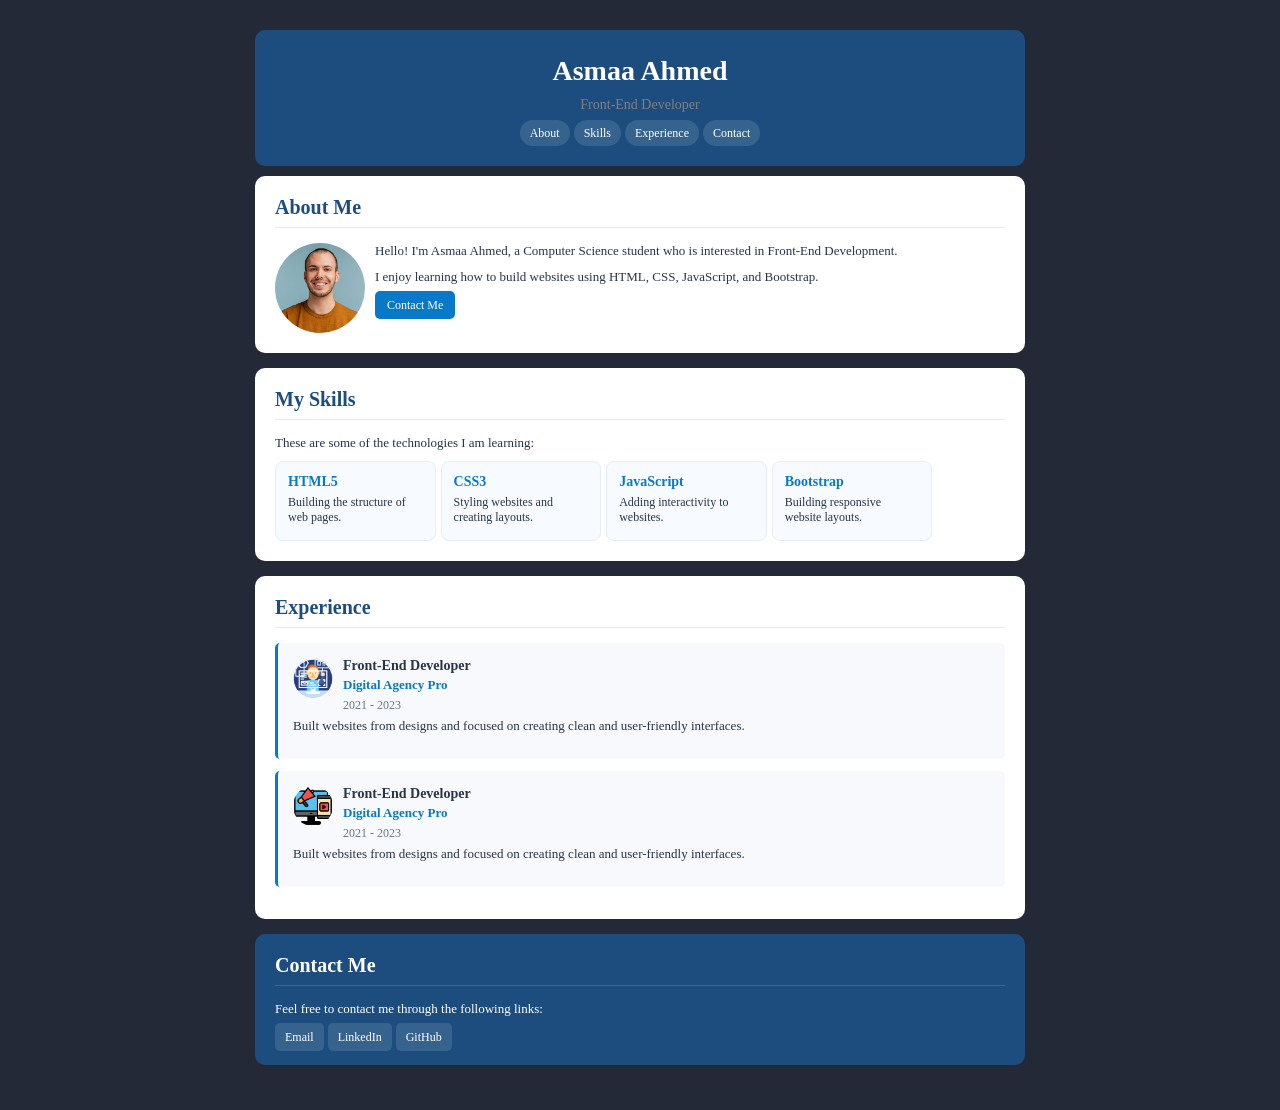
<file: assainment 1/index.html>
<!DOCTYPE html>
<html lang="en">
<head>
    <meta charset="UTF-8">
    <meta name="viewport" content="width=device-width, initial-scale=1.0">
    <title>My Portfolio</title>
    <link rel="stylesheet" href="css/style.css">
</head>
<body>
     <header id="home">
        <h1>Asmaa Ahmed</h1>
        <p>Front-End Developer</p>

        <nav>
            <a href="#about">About</a>
            <a href="#skills">Skills</a>
            <a href="#experience">Experience</a>
            <a href="#contact">Contact</a>
        </nav>
    </header>
    <section id="about" class="section">
            <h2>About Me</h2>

            <div class="about">
                <img src="images/pic.jpg" alt="Asmaa Ahmed">
                
                <div class="about-text">
                    <p>
                        Hello! I'm Asmaa Ahmed, a Computer Science
                        student who is interested in Front-End Development.
                    </p>

                    <p>
                        I enjoy learning how to build websites using
                        HTML, CSS, JavaScript, and Bootstrap.
                    </p>

                    <a class="button" href="#contact">Contact Me</a>
                </div>
                <div class="clear"></div>
            </div>
        </section>

        <section id="skills" class="section">
            <h2>My Skills</h2>

            <p>These are some of the technologies I am learning:</p>

            <div class="skills-container">
                <div class="skill-card">
                    <h3>HTML5</h3>
                    <p>Building the structure of web pages.</p>
                </div>

                <div class="skill-card">
                    <h3>CSS3</h3>
                    <p>Styling websites and creating layouts.</p>
                </div>

                <div class="skill-card">
                    <h3>JavaScript</h3>
                    <p>Adding interactivity to websites.</p>
                </div>

                <div class="skill-card">
                    <h3>Bootstrap</h3>
                    <p>Building responsive website layouts.</p>
                </div>
                <div class="clear"></div>
            </div>
        </section>

        <section id="experience" class="section">
            <h2>Experience</h2>
          <div class="card">
              <img src="images/pic2.png" alt="">
              <div class="exp">
              <h3>Front-End Developer</h3>
              <h4>Digital Agency Pro</h4>
              <p class="date">2021 - 2023</p>
                </div>
                <div class="clear"></div>
                <p>
                    Built websites from designs and focused on
                    creating clean and user-friendly interfaces.
                </p>
            </div>

            <div class="card">
                <img src="images/vid.png" alt="">
                <div class="exp">
                <h3>Front-End Developer</h3>
                    <h4>Digital Agency Pro</h4>
                    <p class="date">2021 - 2023</p>
                </div>
                <div class="clear"></div>
                <p>
                    Built websites from designs and focused on
                    creating clean and user-friendly interfaces.
                </p>
            </div>
        </section>

        <section id="contact" class="section contact-section">
            <h2>Contact Me</h2>
            <p>Feel free to contact me through the following links:</p>
            <div class="contact-links">
                <a href="#">Email</a>
                <a href="#">LinkedIn</a>
                <a href="#">GitHub</a>
            </div>
        </section>
</body>
</html>
</file>
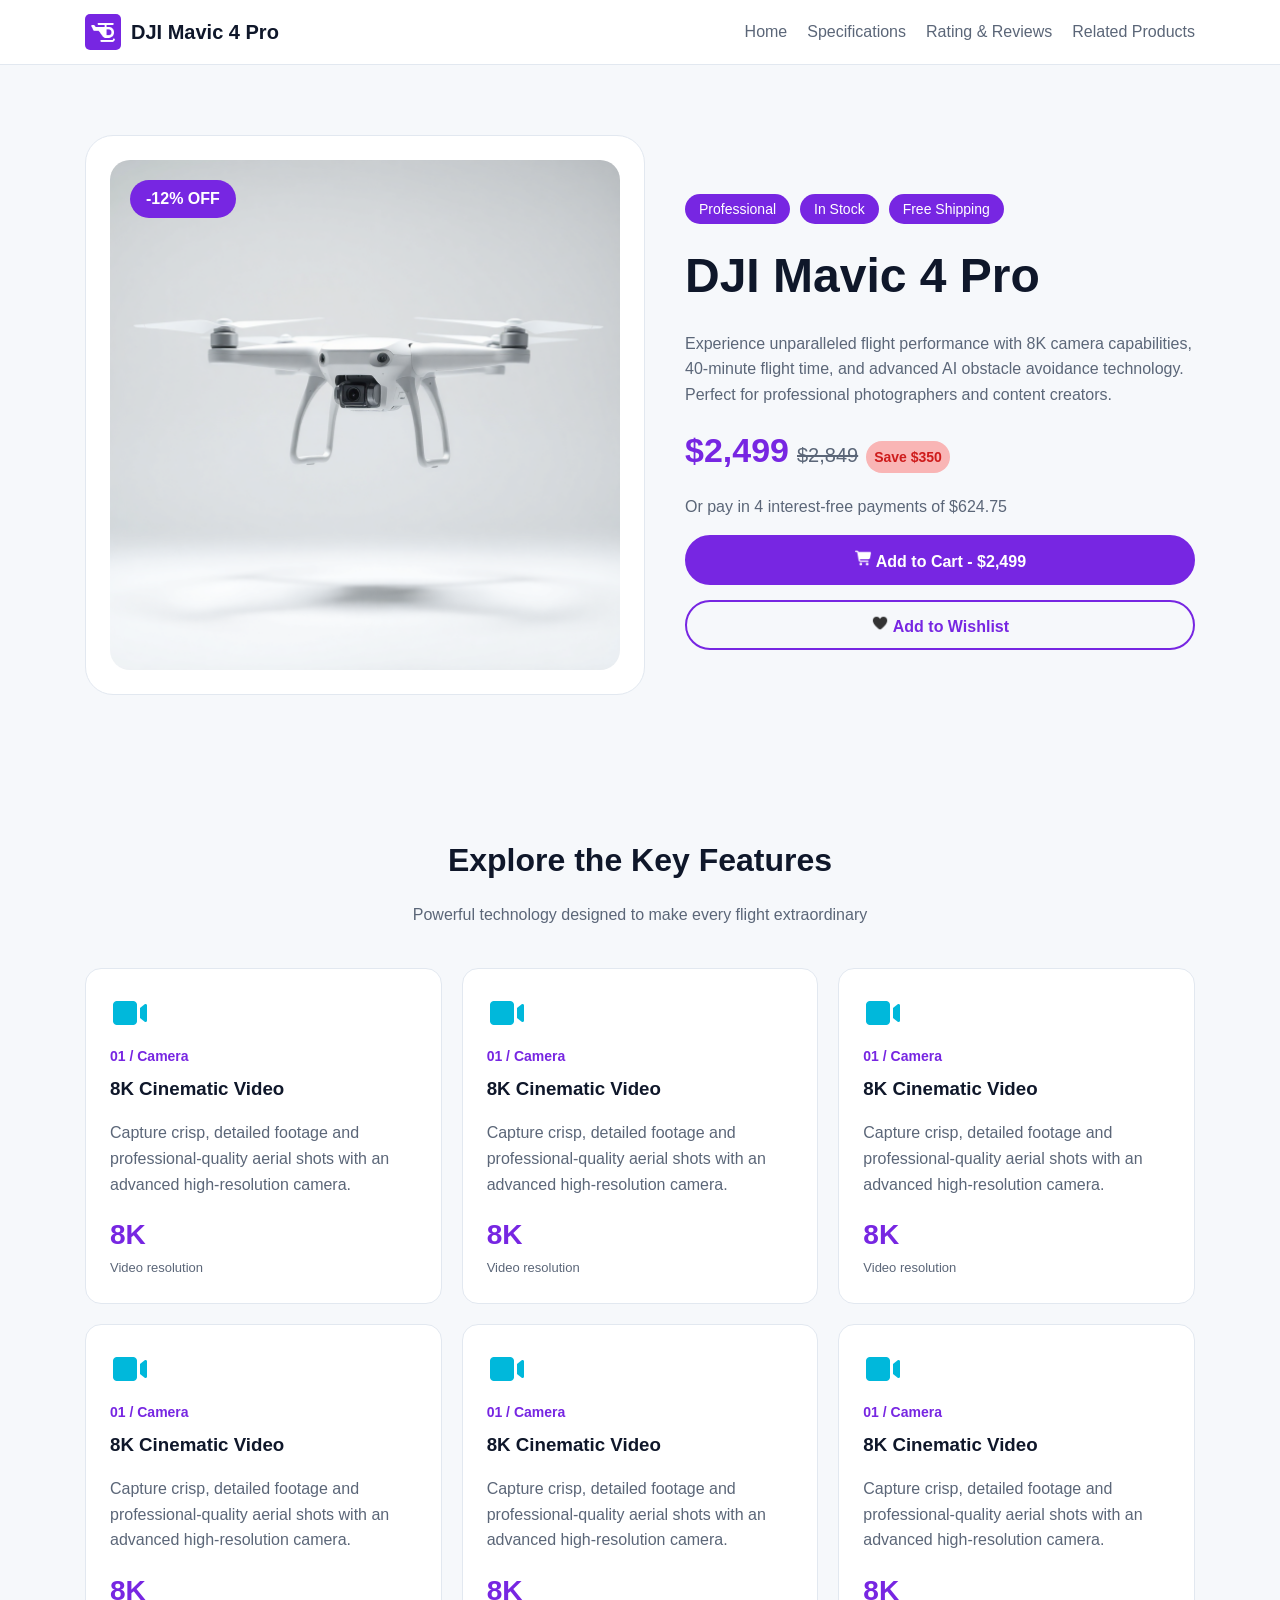
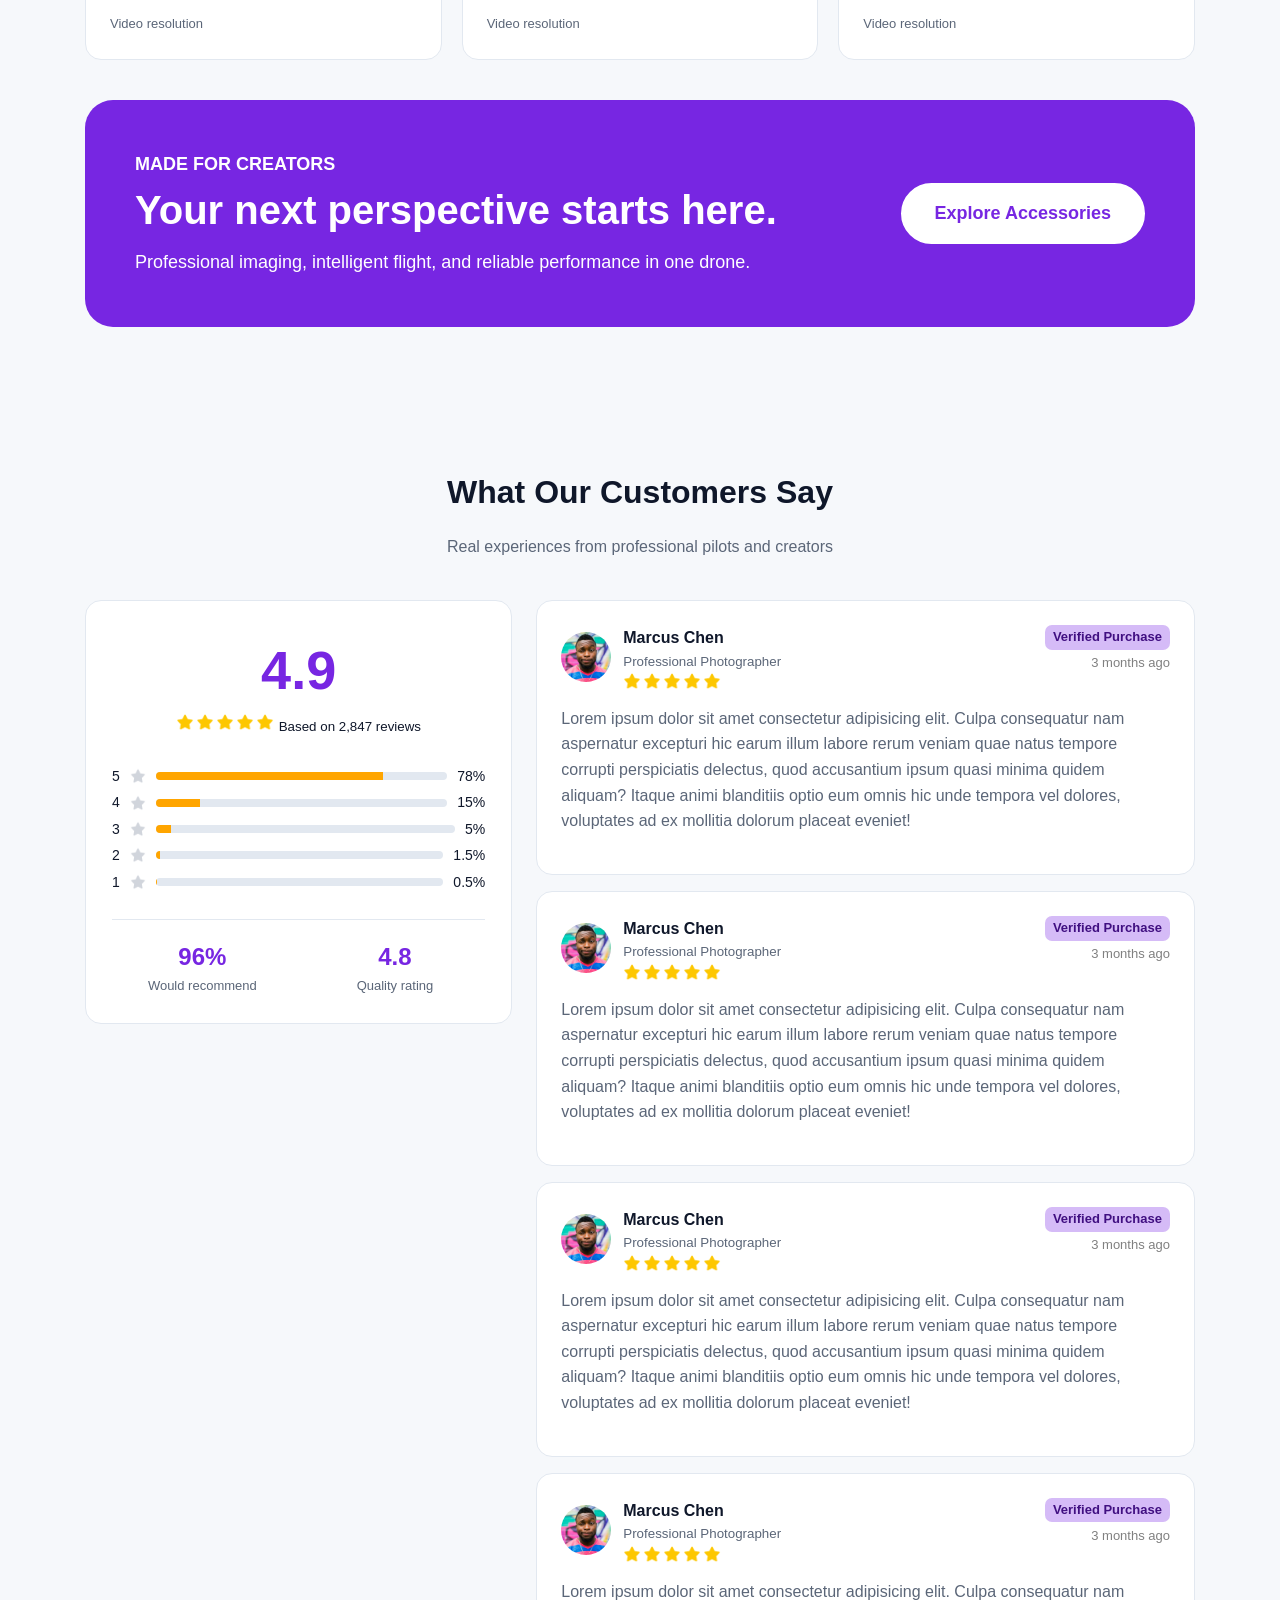
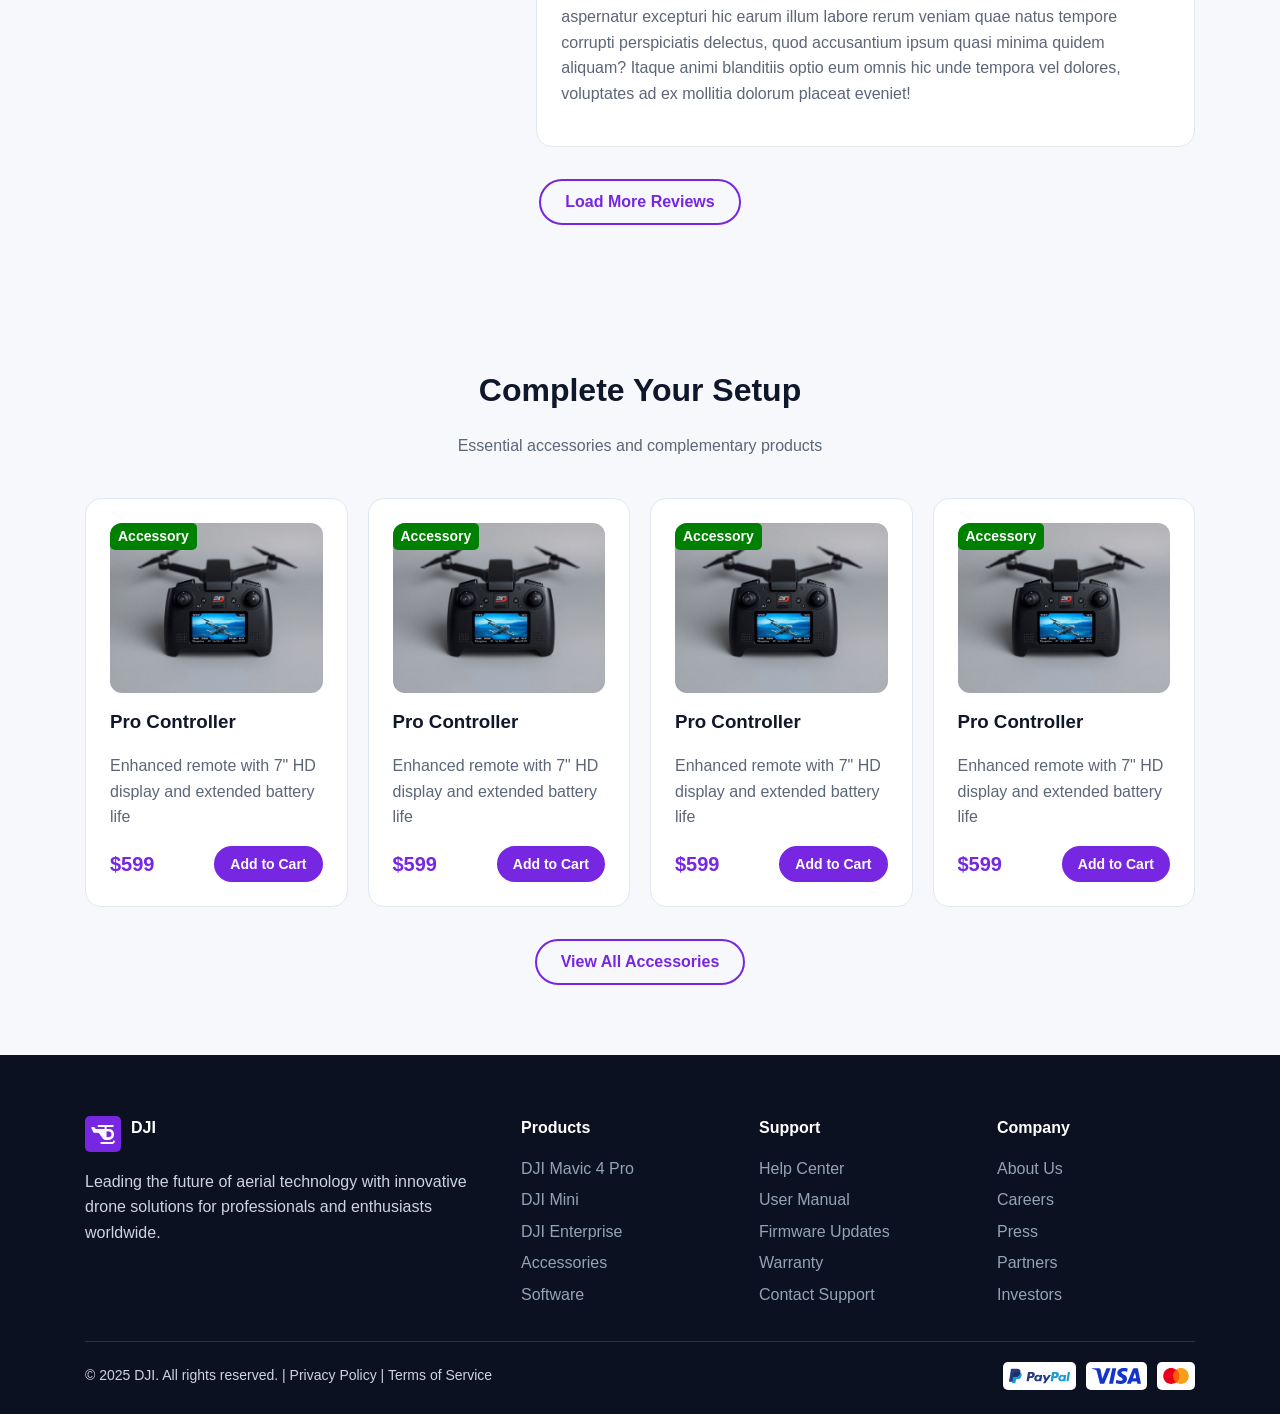
<file: assainment2/index.html>
<!doctype html>
<html lang="en">
  <head>
    <meta charset="utf-8" />
    <meta name="viewport" content="width=device-width, initial-scale=1" />
    <title>DJI Mavic 4 Pro | The Ultimate Drone</title>
    <link rel="stylesheet" href="css/style.css" />
  </head>
  <body>
    <nav>
      <div class="wrap">
        <a class="logo" href="#home">
          <img src="images/icons/helicopter-solid-full.png" alt="" />
          DJI Mavic 4 Pro
        </a>
        <ul>
          <li><a href="#home">Home</a></li>
          <li><a href="#specifications">Specifications</a></li>
          <li><a href="#customer-reviews">Rating &amp; Reviews</a></li>
          <li><a href="#related-products">Related Products</a></li>
        </ul>
      </div>
    </nav>

    <header class="hero" id="home">
      <div class="wrap">
        <div class="drone">
          <span class="badge">-12% OFF</span>
          <img src="images/hero-img-CYauTLx2.png" alt="DJI Mavic 4 Pro drone" />
        </div>
        <div class="hero-text">
          <div class="tags">
            <span>Professional</span>
            <span>In Stock</span>
            <span>Free Shipping</span>
          </div>
          <h1>DJI Mavic 4 Pro</h1>
          <p>
            Experience unparalleled flight performance with 8K camera
            capabilities, 40-minute flight time, and advanced AI obstacle
            avoidance technology. Perfect for professional photographers and
            content creators.
          </p>
          <div class="price">$2,499<s>$2,849</s><small>Save $350</small></div>
          <p>Or pay in 4 interest-free payments of $624.75</p>
          <div class="cta">
            <button class="btn btn-p">
              <img
                class="btn-icon"
                src="images/icons/cart-shopping-solid-full.png"
                alt=""
              />
              Add to Cart - $2,499
            </button>
            <button class="btn btn-o">
              <img
                class="btn-icon"
                src="images/icons/heart-solid-full.png"
                alt=""
              />
              Add to Wishlist
            </button>
          </div>
        </div>
      </div>
    </header>

    <section id="specifications">
      <div class="wrap">
        <h2>Explore the Key Features</h2>
        <p class="sub">
          Powerful technology designed to make every flight extraordinary
        </p>
        <div class="row g3">
          <div class="card">
            <img class="icon" src="images/icons/video-solid-full.png" alt="" />
            <span class="n">01 / Camera</span>
            <h3>8K Cinematic Video</h3>
            <p>
              Capture crisp, detailed footage and professional-quality aerial
              shots with an advanced high-resolution camera.
            </p>
            <div class="stat">8K<small>Video resolution</small></div>
          </div>
          <div class="card">
            <img class="icon" src="images/icons/video-solid-full.png" alt="" />
            <span class="n">01 / Camera</span>
            <h3>8K Cinematic Video</h3>
            <p>
              Capture crisp, detailed footage and professional-quality aerial
              shots with an advanced high-resolution camera.
            </p>
            <div class="stat">8K<small>Video resolution</small></div>
          </div>
          <div class="card">
            <img class="icon" src="images/icons/video-solid-full.png" alt="" />
            <span class="n">01 / Camera</span>
            <h3>8K Cinematic Video</h3>
            <p>
              Capture crisp, detailed footage and professional-quality aerial
              shots with an advanced high-resolution camera.
            </p>
            <div class="stat">8K<small>Video resolution</small></div>
          </div>
          <div class="card">
            <img class="icon" src="images/icons/video-solid-full.png" alt="" />
            <span class="n">01 / Camera</span>
            <h3>8K Cinematic Video</h3>
            <p>
              Capture crisp, detailed footage and professional-quality aerial
              shots with an advanced high-resolution camera.
            </p>
            <div class="stat">8K<small>Video resolution</small></div>
          </div>
          <div class="card">
            <img class="icon" src="images/icons/video-solid-full.png" alt="" />
            <span class="n">01 / Camera</span>
            <h3>8K Cinematic Video</h3>
            <p>
              Capture crisp, detailed footage and professional-quality aerial
              shots with an advanced high-resolution camera.
            </p>
            <div class="stat">8K<small>Video resolution</small></div>
          </div>
          <div class="card">
            <img class="icon" src="images/icons/video-solid-full.png" alt="" />
            <span class="n">01 / Camera</span>
            <h3>8K Cinematic Video</h3>
            <p>
              Capture crisp, detailed footage and professional-quality aerial
              shots with an advanced high-resolution camera.
            </p>
            <div class="stat">8K<small>Video resolution</small></div>
          </div>
        </div>
        <div class="banner">
          <div class="ban">
            <span>MADE FOR CREATORS</span>
            <h3>Your next perspective starts here.</h3>
            <p>
              Professional imaging, intelligent flight, and reliable performance
              in one drone.
            </p>
          </div>
          <button class="btn">Explore Accessories</button>
        </div>
      </div>
    </section>

    <section id="customer-reviews">
      <div class="wrap">
        <h2>What Our Customers Say</h2>
        <p class="sub">
          Real experiences from professional pilots and creators
        </p>
        <div class="review-layout">
          <div class="sum">
            <div class="sum-left">
              <div class="big">4.9</div>
              <div class="stars">
                <img src="images/icons/yellow-star-solid-full.png" alt="" />
                <img src="images/icons/yellow-star-solid-full.png" alt="" />
                <img src="images/icons/yellow-star-solid-full.png" alt="" />
                <img src="images/icons/yellow-star-solid-full.png" alt="" />
                <img src="images/icons/yellow-star-solid-full.png" alt="" />
              </div>
              <small>Based on 2,847 reviews</small>
            </div>
            <div>
              <div class="bar">
                5 <img src="images/icons/gray-star-solid-full.png" alt="" /><i
                  ><b style="width: 78%"></b></i
                >78%
              </div>
              <div class="bar">
                4 <img src="images/icons/gray-star-solid-full.png" alt="" /><i
                  ><b style="width: 15%"></b></i
                >15%
              </div>
              <div class="bar">
                3 <img src="images/icons/gray-star-solid-full.png" alt="" /><i
                  ><b style="width: 5%"></b></i
                >5%
              </div>
              <div class="bar">
                2 <img src="images/icons/gray-star-solid-full.png" alt="" /><i
                  ><b style="width: 1.5%"></b></i
                >1.5%
              </div>
              <div class="bar">
                1 <img src="images/icons/gray-star-solid-full.png" alt="" /><i
                  ><b style="width: 0.5%"></b></i
                >0.5%
              </div>
            </div>
            <div class="sum-right">
              <div class="stat">96%<small>Would recommend</small></div>
              <div class="stat">4.8<small>Quality rating</small></div>
            </div>
          </div>

          <div class="reviews-list">
            <div class="card">
              <div class="who">
                <span class="ver">Verified Purchase</span>
                <span class="month">3 months ago</span>
                <img
                  class="avatar"
                  src="images/avatar-2.jpg"
                  alt="Marcus Chen"
                />
                <div class="info">
                  <h4>Marcus Chen</h4>
                  <small>Professional Photographer</small>
                  <span class="stars">
                    <img src="images/icons/yellow-star-solid-full.png" alt="" />
                    <img src="images/icons/yellow-star-solid-full.png" alt="" />
                    <img src="images/icons/yellow-star-solid-full.png" alt="" />
                    <img src="images/icons/yellow-star-solid-full.png" alt="" />
                    <img src="images/icons/yellow-star-solid-full.png" alt="" />
                  </span>
                </div>
              </div>
              <p>
                Lorem ipsum dolor sit amet consectetur adipisicing elit. Culpa
                consequatur nam aspernatur excepturi hic earum illum labore
                rerum veniam quae natus tempore corrupti perspiciatis delectus,
                quod accusantium ipsum quasi minima quidem aliquam? Itaque animi
                blanditiis optio eum omnis hic unde tempora vel dolores,
                voluptates ad ex mollitia dolorum placeat eveniet!
              </p>
            </div>

            <div class="card">
              <div class="who">
                <span class="ver">Verified Purchase</span>
                <span class="month">3 months ago</span>
                <img
                  class="avatar"
                  src="images/avatar-2.jpg"
                  alt="Marcus Chen"
                />
                <div class="info">
                  <h4>Marcus Chen</h4>
                  <small>Professional Photographer</small>
                  <span class="stars">
                    <img src="images/icons/yellow-star-solid-full.png" alt="" />
                    <img src="images/icons/yellow-star-solid-full.png" alt="" />
                    <img src="images/icons/yellow-star-solid-full.png" alt="" />
                    <img src="images/icons/yellow-star-solid-full.png" alt="" />
                    <img src="images/icons/yellow-star-solid-full.png" alt="" />
                  </span>
                </div>
              </div>
              <p>
                Lorem ipsum dolor sit amet consectetur adipisicing elit. Culpa
                consequatur nam aspernatur excepturi hic earum illum labore
                rerum veniam quae natus tempore corrupti perspiciatis delectus,
                quod accusantium ipsum quasi minima quidem aliquam? Itaque animi
                blanditiis optio eum omnis hic unde tempora vel dolores,
                voluptates ad ex mollitia dolorum placeat eveniet!
              </p>
            </div>

            <div class="card">
              <div class="who">
                <span class="ver">Verified Purchase</span>
                <span class="month">3 months ago</span>
                <img
                  class="avatar"
                  src="images/avatar-2.jpg"
                  alt="Marcus Chen"
                />
                <div class="info">
                  <h4>Marcus Chen</h4>
                  <small>Professional Photographer</small>
                  <span class="stars">
                    <img src="images/icons/yellow-star-solid-full.png" alt="" />
                    <img src="images/icons/yellow-star-solid-full.png" alt="" />
                    <img src="images/icons/yellow-star-solid-full.png" alt="" />
                    <img src="images/icons/yellow-star-solid-full.png" alt="" />
                    <img src="images/icons/yellow-star-solid-full.png" alt="" />
                  </span>
                </div>
              </div>
              <p>
                Lorem ipsum dolor sit amet consectetur adipisicing elit. Culpa
                consequatur nam aspernatur excepturi hic earum illum labore
                rerum veniam quae natus tempore corrupti perspiciatis delectus,
                quod accusantium ipsum quasi minima quidem aliquam? Itaque animi
                blanditiis optio eum omnis hic unde tempora vel dolores,
                voluptates ad ex mollitia dolorum placeat eveniet!
              </p>
            </div>

            <div class="card">
              <div class="who">
                <span class="ver">Verified Purchase</span>
                <span class="month">3 months ago</span>
                <img
                  class="avatar"
                  src="images/avatar-2.jpg"
                  alt="Marcus Chen"
                />
                <div class="info">
                  <h4>Marcus Chen</h4>
                  <small>Professional Photographer</small>
                  <span class="stars">
                    <img src="images/icons/yellow-star-solid-full.png" alt="" />
                    <img src="images/icons/yellow-star-solid-full.png" alt="" />
                    <img src="images/icons/yellow-star-solid-full.png" alt="" />
                    <img src="images/icons/yellow-star-solid-full.png" alt="" />
                    <img src="images/icons/yellow-star-solid-full.png" alt="" />
                  </span>
                </div>
              </div>
              <p>
                Lorem ipsum dolor sit amet consectetur adipisicing elit. Culpa
                consequatur nam aspernatur excepturi hic earum illum labore
                rerum veniam quae natus tempore corrupti perspiciatis delectus,
                quod accusantium ipsum quasi minima quidem aliquam? Itaque animi
                blanditiis optio eum omnis hic unde tempora vel dolores,
                voluptates ad ex mollitia dolorum placeat eveniet!
              </p>
            </div>
          </div>
        </div>
        <div class="center">
          <button class="btn btn-o">Load More Reviews</button>
        </div>
      </div>
    </section>

    <section id="related-products">
      <div class="wrap">
        <h2>Complete Your Setup</h2>
        <p class="sub">Essential accessories and complementary products</p>
        <div class="row g4">
          <div class="card">
            <div class="pimg">
              <img src="images/related-products-1.png" alt="Pro Controller" />
              <span class="n">Accessory</span>
            </div>
            <h3>Pro Controller</h3>
            <p>Enhanced remote with 7" HD display and extended battery life</p>
            <div class="pr">
              <b>$599</b><button class="btn btn-p">Add to Cart</button>
            </div>
          </div>
          <div class="card">
            <div class="pimg">
              <img src="images/related-products-1.png" alt="Pro Controller" />
              <span class="n">Accessory</span>
            </div>
            <h3>Pro Controller</h3>
            <p>Enhanced remote with 7" HD display and extended battery life</p>
            <div class="pr">
              <b>$599</b><button class="btn btn-p">Add to Cart</button>
            </div>
          </div>
          <div class="card">
            <div class="pimg">
              <img src="images/related-products-1.png" alt="Pro Controller" />
              <span class="n">Accessory</span>
            </div>
            <h3>Pro Controller</h3>
            <p>Enhanced remote with 7" HD display and extended battery life</p>
            <div class="pr">
              <b>$599</b><button class="btn btn-p">Add to Cart</button>
            </div>
          </div>
          <div class="card">
            <div class="pimg">
              <img src="images/related-products-1.png" alt="Pro Controller" />
              <span class="n">Accessory</span>
            </div>
            <h3>Pro Controller</h3>
            <p>Enhanced remote with 7" HD display and extended battery life</p>
            <div class="pr">
              <b>$599</b><button class="btn btn-p">Add to Cart</button>
            </div>
          </div>
        </div>
        <div class="center">
          <button class="btn btn-o">View All Accessories</button>
        </div>
      </div>
    </section>

    <footer>
      <div class="wrap">
        <div class="footer-cols">
          <div class="footer-about">
            <div class="footer-logo">
              <img src="images/icons/helicopter-solid-full.png" alt="" />
              <h4>DJI</h4>
            </div>
            <p>
              Leading the future of aerial technology with innovative drone
              solutions for professionals and enthusiasts worldwide.
            </p>
          </div>
          <div>
            <h4>Products</h4>
            <ul>
              <li><a href="#home">DJI Mavic 4 Pro</a></li>
              <li><a href="#home">DJI Mini</a></li>
              <li><a href="#home">DJI Enterprise</a></li>
              <li><a href="#related-products">Accessories</a></li>
              <li><a href="#home">Software</a></li>
            </ul>
          </div>
          <div>
            <h4>Support</h4>
            <ul>
              <li><a href="#home">Help Center</a></li>
              <li><a href="#home">User Manual</a></li>
              <li><a href="#home">Firmware Updates</a></li>
              <li><a href="#home">Warranty</a></li>
              <li><a href="#home">Contact Support</a></li>
            </ul>
          </div>
          <div>
            <h4>Company</h4>
            <ul>
              <li><a href="#home">About Us</a></li>
              <li><a href="#home">Careers</a></li>
              <li><a href="#home">Press</a></li>
              <li><a href="#home">Partners</a></li>
              <li><a href="#home">Investors</a></li>
            </ul>
          </div>
        </div>
        <div class="bot">
          <span>
            © 2025 DJI. All rights reserved. |
            <a href="#home">Privacy Policy</a> |
            <a href="#home">Terms of Service</a>
          </span>
          <span class="pay">
            <img
              src="images/drive-download-20261105T003317Z-1-001/paypal.svg"
              alt="PayPal"
            />
            <img
              src="images/drive-download-20261105T003317Z-1-001/visa.svg"
              alt="Visa"
            />
            <img
              src="images/drive-download-20261105T003317Z-1-001/master-card.svg"
              alt="Mastercard"
            />
          </span>
        </div>
      </div>
    </footer>
  </body>
</html>
</file>
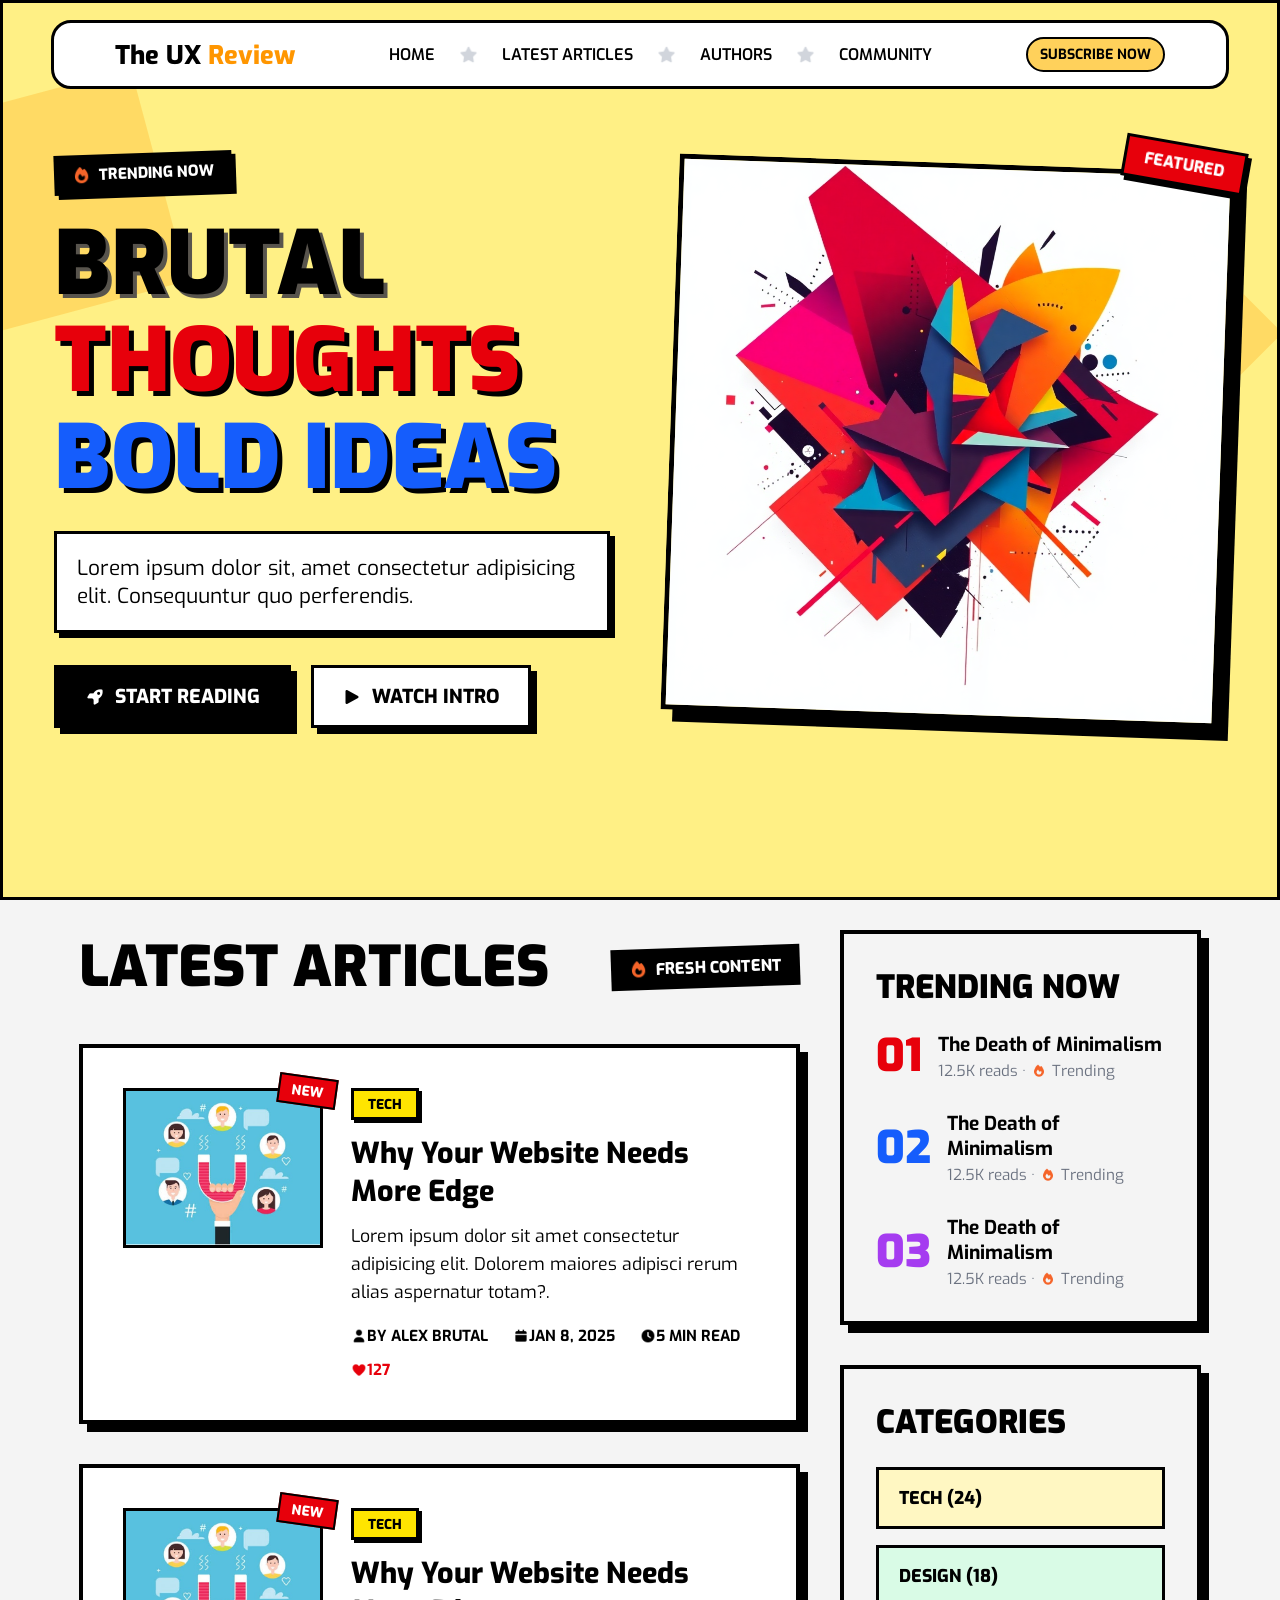
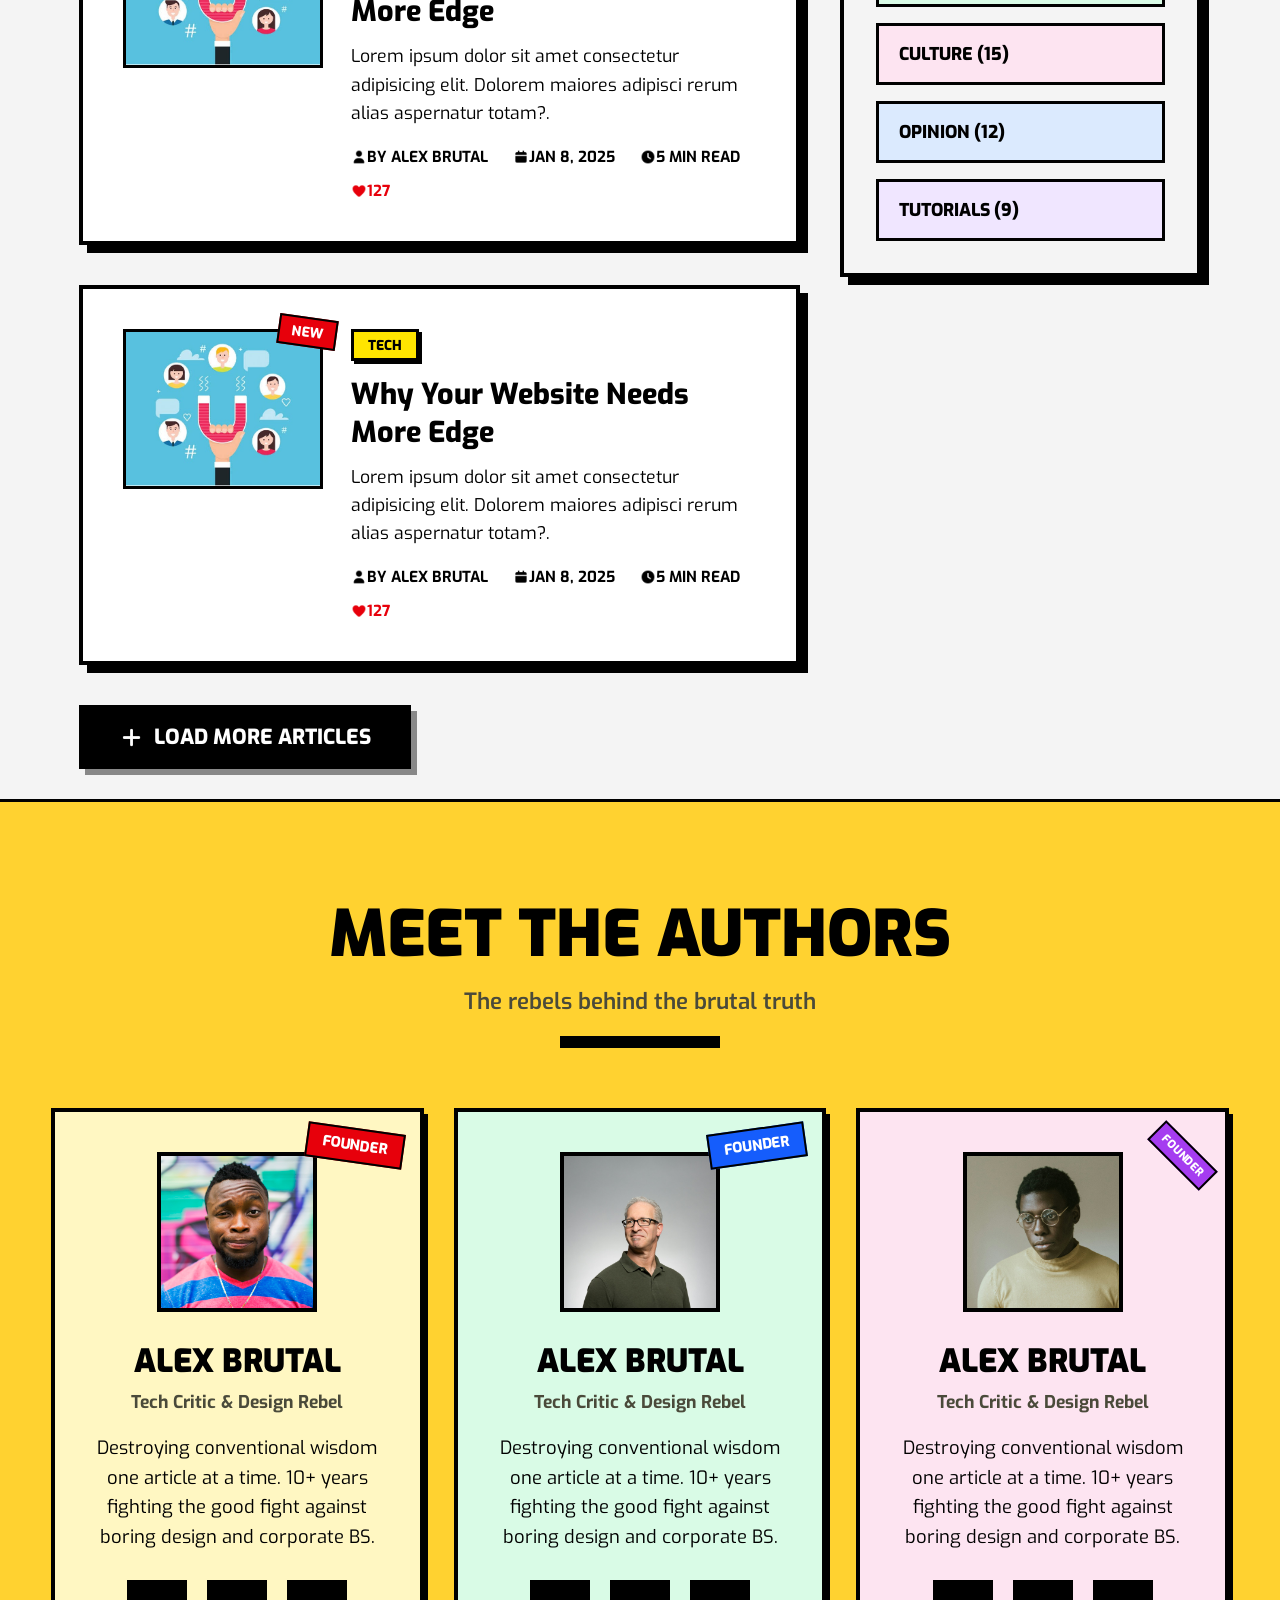
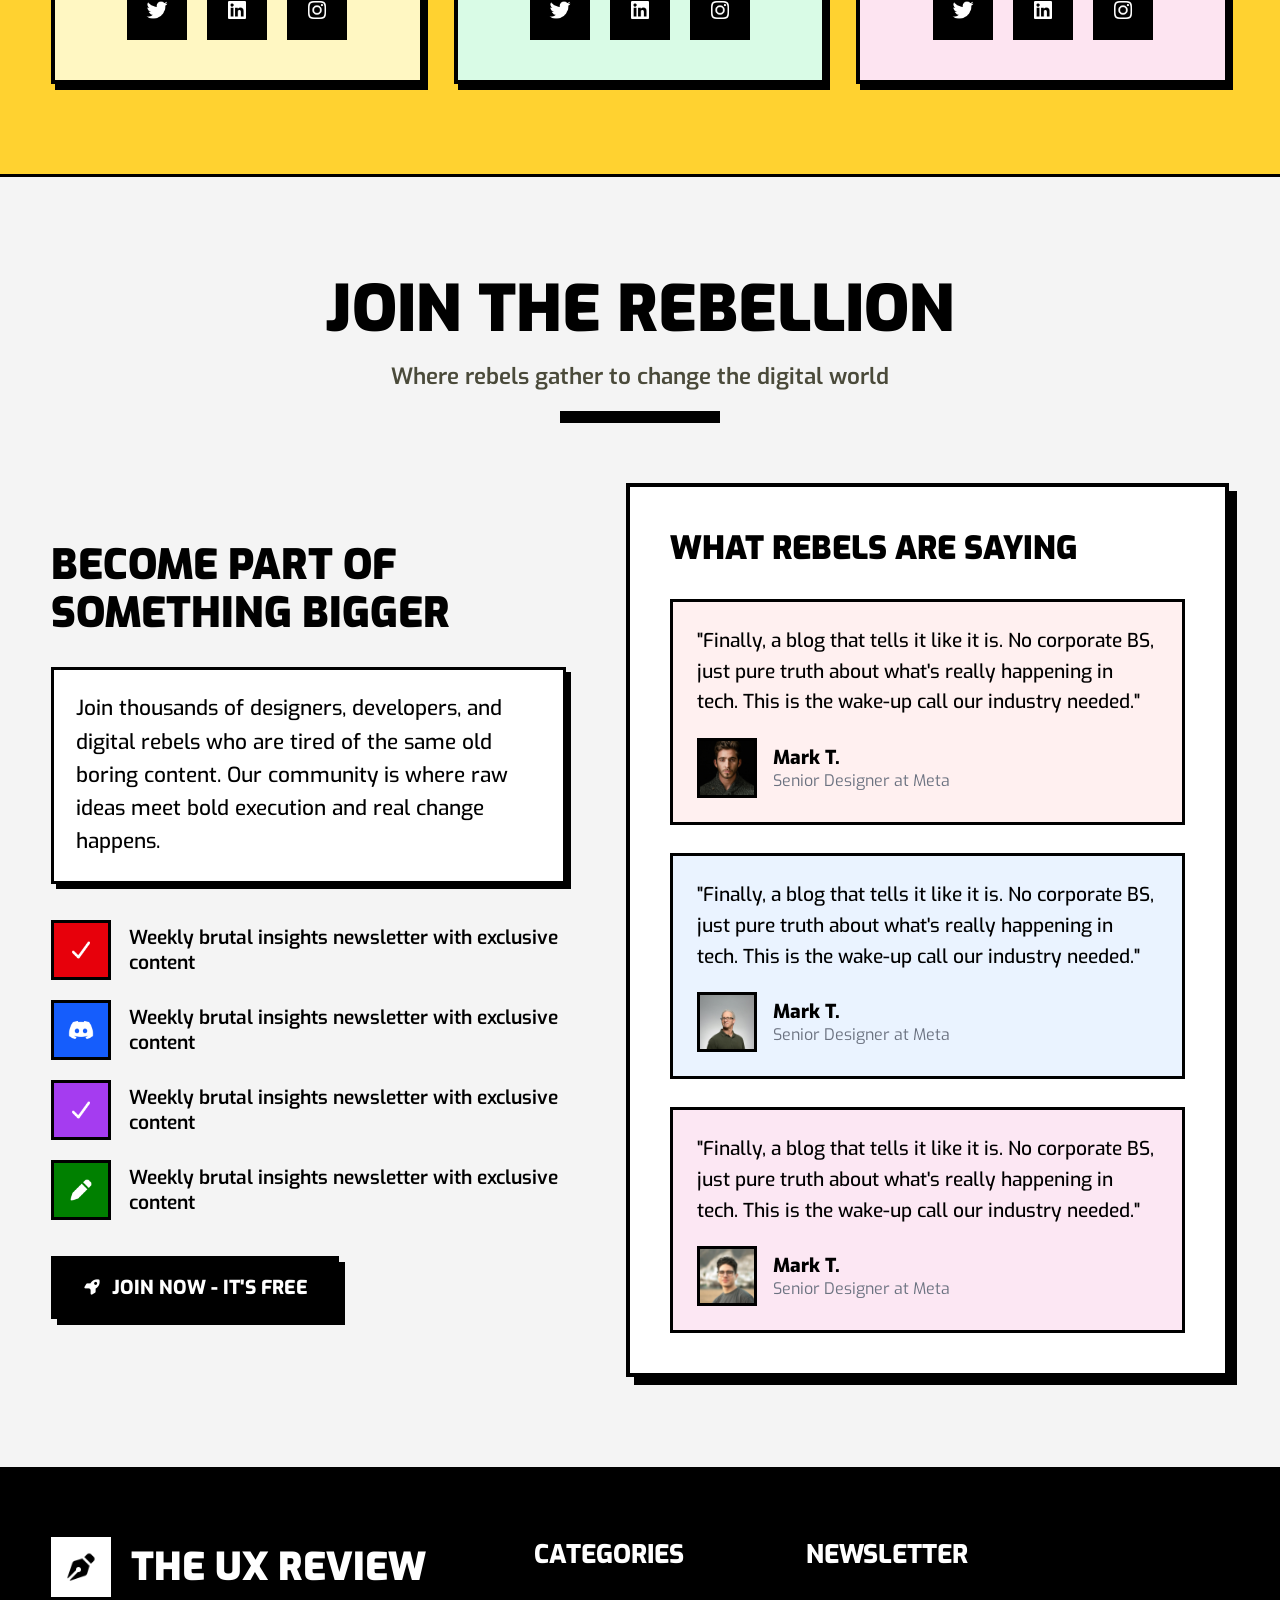
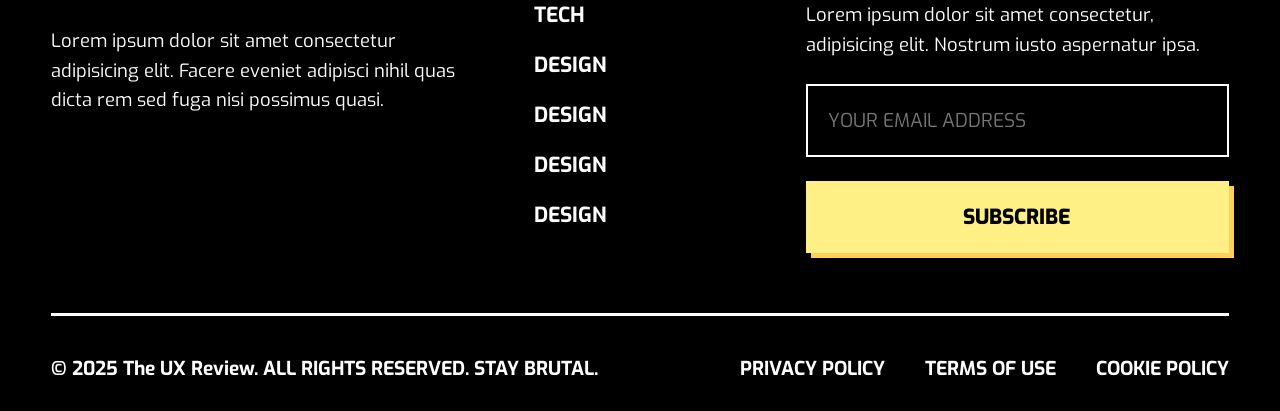
<file: assainment3/index.html>
<!DOCTYPE html>
<html lang="en">
<head>
  <meta charset="UTF-8">
  <meta name="viewport" content="width=device-width, initial-scale=1.0">
  <title>The UX Review Blog</title>
<link href="https://fonts.googleapis.com/css2?family=Exo:wght@500;600;700;800;900&display=swap" rel="stylesheet">  <link rel="stylesheet" href="css/style.css">
</head>
<body>
  <header>
    <div class="container">
        <a href="#home" class="logo">The UX <span>Review</span> </a>
      <nav>
        <ul>
  <li><a href="#home">HOME</a></li>
  <li><img src="images/icons/star-solid-full.png" alt=""></li>
  <li><a href="#latestArticles">LATEST ARTICLES</a></li>
  <li><img src="images/icons/star-solid-full.png" alt=""></li>
  <li><a href="#authors">AUTHORS</a></li>
  <li><img src="images/icons/star-solid-full.png" alt=""></li>
  <li><a href="#community">COMMUNITY</a></li>
</ul>
      </nav>
      <a href="#community" class="btn yellow ">SUBSCRIBE NOW</a>

      <a href="#mobile-menu" class="menu-btn" aria-label="Open menu">
  <img src="images/icons/bars-solid (1).png" alt="">
</a>
    </div>
  </header>
  <div class="mobile-menu" id="mobile-menu">
    <a href="#" class="overlay" aria-label="Close menu"></a>
    <div class="panel">
    <div class="panel-top">
      <span>MENU</span>
      <a href="#" class="close-btn" aria-label="Close menu">
        <img src="images/icons/xmark-solid.png" alt="">
      </a>
    </div>
    <ul>
      <li><a href="#home">HOME</a></li>
      <li><a href="#latestArticles">LATEST ARTICLES</a></li>
      <li><a href="#authors">AUTHORS</a></li>
      <li><a href="#community">COMMUNITY</a></li>
    </ul>

    <a href="#community" class="panel-btn">
      <img src="images/icons/rocket-solid-full.png" alt=""> SUBSCRIBE NOW
    </a>
  </div>
  </div>
  <main>
  <section id="home" class="hero">
  <div class="container">

    <div class="hero-text">
      <span class="tag"><img src="images/icons/fire-solid.png" alt="">TRENDING NOW</span>

      <h1>
        <span class="black">BRUTAL</span>
        <span class="red">THOUGHTS</span>
        <span class="blue">BOLD IDEAS</span>
      </h1>

      <p>Lorem ipsum dolor sit, amet consectetur adipisicing elit. Consequuntur quo perferendis.</p>

      <div class="hero-btns">
        <a href="#latestArticles" class="hero-btn dark"><img src="images/icons/rocket-solid-full.png" alt="">START READING</a>
        <a href="#" class="hero-btn light"><img src="images/icons/play-solid-full.png" alt="">WATCH INTRO</a>
      </div>
    </div>

    <div class="hero-img-box">
      <img src="images/hero-img.png" alt="abstract brutalist geometric shapes" class="hero-img">
      <span class="featured">FEATURED</span>
    </div>
  </div>
</section>
<section id="latestArticles" class="articles-section">
  <div class="container">
    <div class="articles-layout">

      <div class="articles">
         <div class="section-head">
      <h2>LATEST ARTICLES</h2>
      <span class="fresh"><img src="images/icons/fire-solid.png" alt="">FRESH CONTENT</span>
    </div>
        <article class="card">
          <div class="thumb">
            <img src="images/user-engagement-2.jpg" alt="">
            <span class="badge new">NEW</span>
          </div>
          <div class="card-body">
            <span class="cat tech">TECH</span>
            <h3>Why Your Website Needs More Edge</h3>
            <p>Lorem ipsum dolor sit amet consectetur adipisicing elit. Dolorem maiores adipisci rerum alias aspernatur totam?.</p>
            <div class="meta">
              <span><img src="images/icons/user-solid-full.png" alt="">BY ALEX BRUTAL</span>
              <span><img src="images/icons/calendar-solid-full.png" alt="">JAN 8, 2025</span>
              <span><img src="images/icons/clock-solid-full.png" alt="">5 MIN READ</span>
              <span class="likes"><img src="images/icons/heart-solid-full-red.png" alt="">127</span>
            </div>
          </div>
        </article>

  <article class="card">
          <div class="thumb">
            <img src="images/user-engagement-2.jpg" alt="">
            <span class="badge new">NEW</span>
          </div>
          <div class="card-body">
            <span class="cat tech">TECH</span>
            <h3>Why Your Website Needs More Edge</h3>
            <p>Lorem ipsum dolor sit amet consectetur adipisicing elit. Dolorem maiores adipisci rerum alias aspernatur totam?.</p>
            <div class="meta">
              <span><img src="images/icons/user-solid-full.png" alt="">BY ALEX BRUTAL</span>
              <span><img src="images/icons/calendar-solid-full.png" alt="">JAN 8, 2025</span>
              <span><img src="images/icons/clock-solid-full.png" alt="">5 MIN READ</span>
              <span class="likes"><img src="images/icons/heart-solid-full-red.png" alt="">127</span>
            </div>
          </div>
        </article>
          <article class="card">
          <div class="thumb">
            <img src="images/user-engagement-2.jpg" alt="">
            <span class="badge new">NEW</span>
          </div>
          <div class="card-body">
            <span class="cat tech">TECH</span>
            <h3>Why Your Website Needs More Edge</h3>
            <p>Lorem ipsum dolor sit amet consectetur adipisicing elit. Dolorem maiores adipisci rerum alias aspernatur totam?.</p>
            <div class="meta">
              <span><img src="images/icons/user-solid-full.png" alt="">BY ALEX BRUTAL</span>
              <span><img src="images/icons/calendar-solid-full.png" alt="">JAN 8, 2025</span>
              <span><img src="images/icons/clock-solid-full.png" alt="">5 MIN READ</span>
              <span class="likes"><img src="images/icons/heart-solid-full-red.png" alt="">127</span>
            </div>
          </div>
        </article>
        <a href="#" class="load-more"><img src="images/icons/plus-solid (1).png" alt=""> LOAD MORE ARTICLES </a>
      </div>

     <aside class="sidebar">

  <div class="side-box">
    <h3>TRENDING NOW</h3>
    <div class=" trend n1">
      <span class="num">01</span>
      <div class="trend-info">
        <h4>The Death of Minimalism</h4>
        <p>12.5K reads · <img src="images/icons/fire-solid.png" alt=""> Trending</p>
      </div>
    </div>
     <div class=" trend n2">
      <span class="num">02</span>
      <div class="trend-info">
        <h4>The Death of Minimalism</h4>
        <p>12.5K reads · <img src="images/icons/fire-solid.png" alt=""> Trending</p>
      </div>
    </div>
     <div class=" trend n3">
      <span class="num">03</span>
      <div class="trend-info">
        <h4>The Death of Minimalism</h4>
        <p>12.5K reads · <img src="images/icons/fire-solid.png" alt=""> Trending</p>
      </div>
    </div>
  </div>

  <div class="side-box">
    <h3>CATEGORIES</h3>
    <a href="#" class="cat-item c-tech">TECH (24)</a>
<a href="#" class="cat-item c-design">DESIGN (18)</a>
<a href="#" class="cat-item c-culture">CULTURE (15)</a>
<a href="#" class="cat-item c-opinion">OPINION (12)</a>
<a href="#" class="cat-item c-tutorials">TUTORIALS (9)</a>
  </div>

</aside>
    </div>
  </div>
</section>
<section id="authors" class="authors-section">
  <div class="container">
    <div class="authors-head">
      <h2>MEET THE AUTHORS</h2>
      <p>The rebels behind the brutal truth</p>
      <span class="line"></span>
    </div>
    <div class="authors">
  <article class="author-card a-founder">
      <span class="badge founder">FOUNDER</span> 
  <img src="images/avatar-1.jpg" alt="Alex Brutal" class="avatar">
  <h3>ALEX BRUTAL</h3>
  <p class="job">Tech Critic &amp; Design Rebel</p>
  <p class="bio">Destroying conventional wisdom one article at a time. 10+ years fighting the good fight against boring design and corporate BS.</p>
   <div class="social">
  <a href=""><img src="images/icons/twitter-brands-solid-full.png" alt=""></a>
  <a href="" ><img src="images/icons/linkedin-brands-solid-full.png" alt=""></a>
  <a href="" ><img src="images/icons/instagram-brands-solid-full.png" alt=""></a>
</div>
  </article>
  <article class="author-card a-lead">
      <span class="badge lead">FOUNDER</span> 
  <img src="images/avatar-5.jpg" alt="Alex Brutal" class="avatar">
  <h3>ALEX BRUTAL</h3>
  <p class="job">Tech Critic &amp; Design Rebel</p>
  <p class="bio">Destroying conventional wisdom one article at a time. 10+ years fighting the good fight against boring design and corporate BS.</p>
 <div class="social">
  <a href=""><img src="images/icons/twitter-brands-solid-full.png" alt=""></a>
  <a href="" ><img src="images/icons/linkedin-brands-solid-full.png" alt=""></a>
  <a href="" ><img src="images/icons/instagram-brands-solid-full.png" alt=""></a>
</div>
  </article>
  <article class="author-card a-viral">
      <span class="badge viral">FOUNDER</span> 
  <img src="images/avatar-3.jpg" alt="Alex Brutal" class="avatar">
  <h3>ALEX BRUTAL</h3>
  <p class="job">Tech Critic &amp; Design Rebel</p>
  <p class="bio">Destroying conventional wisdom one article at a time. 10+ years fighting the good fight against boring design and corporate BS.</p>
<div class="social">
  <a href=""><img src="images/icons/twitter-brands-solid-full.png" alt=""></a>
  <a href="" ><img src="images/icons/linkedin-brands-solid-full.png" alt=""></a>
  <a href="" ><img src="images/icons/instagram-brands-solid-full.png" alt=""></a>
</div>
  </article>

</div>
  </div>
</section>
<section id="community" class="community-section">
  <div class="container">

    <div class="community-head">
      <h2>JOIN THE REBELLION</h2>
      <p>Where rebels gather to change the digital world</p>
      <span class="line"></span>
    </div>
    <div class="community-layout">
  <div class="join-col">
    <h3>BECOME PART OF SOMETHING BIGGER</h3>
<p class="join-text">Join thousands of designers, developers, and digital rebels who are tired of the same old boring content. Our community is where raw ideas meet bold execution and real change happens.</p>
<ul class="perks">
  <li>
    <span class="perk-icon red"><img src="images/icons/check-solid-full.png" alt=""></span>
    <span>Weekly brutal insights newsletter with exclusive content</span>
  </li> <li>
    <span class="perk-icon blue"><img src="images/icons/discord-brands-solid-full.png" alt=""></span>
    <span>Weekly brutal insights newsletter with exclusive content</span>
  </li>
   <li>
    <span class="perk-icon purb"><img src="images/icons/check-solid-full.png" alt=""></span>
    <span>Weekly brutal insights newsletter with exclusive content</span>
  </li>
   <li>
    <span class="perk-icon green"><img src="images/icons/pen-solid-full.png" alt=""></span>
    <span>Weekly brutal insights newsletter with exclusive content</span>
  </li>
</ul>
<a href="#" class="hero-btn dark"><img src="images/icons/rocket-solid-full.png" alt=""> JOIN NOW - IT'S FREE</a>
  </div>
  <div class="say-col">
    <h3>WHAT REBELS ARE SAYING</h3>

<div class="quote q1">
  <p>"Finally, a blog that tells it like it is. No corporate BS, just pure truth about what's really happening in tech. This is the wake-up call our industry needed."</p>
  <div class="who">
    <img src="images/avatar-2.jpg" alt="Mark T.">
    <div>
      <h4>Mark T.</h4>
      <span>Senior Designer at Meta</span>
    </div>
  </div>
</div>

<div class="quote q2">
  <p>"Finally, a blog that tells it like it is. No corporate BS, just pure truth about what's really happening in tech. This is the wake-up call our industry needed."</p>
  <div class="who">
    <img src="images/avatar-5.jpg" alt="Mark T.">
    <div>
      <h4>Mark T.</h4>
      <span>Senior Designer at Meta</span>
    </div>
  </div>
</div>
<div class="quote q3">
  <p>"Finally, a blog that tells it like it is. No corporate BS, just pure truth about what's really happening in tech. This is the wake-up call our industry needed."</p>
  <div class="who">
    <img src="images/avatar-6.avif" alt="Mark T.">
    <div>
      <h4>Mark T.</h4>
      <span>Senior Designer at Meta</span>
    </div>
  </div>
</div>
  </div>
</div>
  </div>
</section>
  </main>


 <footer class="footer">
  <div class="container">

    <div class="footer-cols">

      <div class="footer-col brand-col">
        <div class="footer-logo">
          <span class="logo-box"><img src="images/icons/pen-nib-solid-full.png" alt=""></span>
          <h2>THE UX REVIEW</h2>
        </div>
        <p>Lorem ipsum dolor sit amet consectetur adipisicing elit. Facere eveniet adipisci nihil quas dicta rem sed fuga nisi possimus quasi.</p>
      </div>

      <div class="footer-col">
        <h4>CATEGORIES</h4>
        <ul class="footer-links">
          <li><a href="#">TECH</a></li>
          <li><a href="#">DESIGN</a></li>
          <li><a href="#">DESIGN</a></li>
          <li><a href="#">DESIGN</a></li>
          <li><a href="#">DESIGN</a></li>
        </ul>
      </div>

      <div class="footer-col news-col">
        <h4>NEWSLETTER</h4>
        <p class="news-text">Lorem ipsum dolor sit amet consectetur, adipisicing elit. Nostrum iusto aspernatur ipsa.</p>
        <form class="news-form">
          <input type="email" placeholder="YOUR EMAIL ADDRESS">
          <button type="submit" class="sub-btn">SUBSCRIBE</button>
        </form>
      </div>

    </div>

    <div class="footer-bottom">
      <p>&copy; 2025 The UX Review. ALL RIGHTS RESERVED. STAY BRUTAL.</p>
      <div class="footer-legal">
        <a href="#">PRIVACY POLICY</a>
        <a href="#">TERMS OF USE</a>
        <a href="#">COOKIE POLICY</a>
      </div>
    </div>
  </div>
</footer>
</body>
</html>
</file>
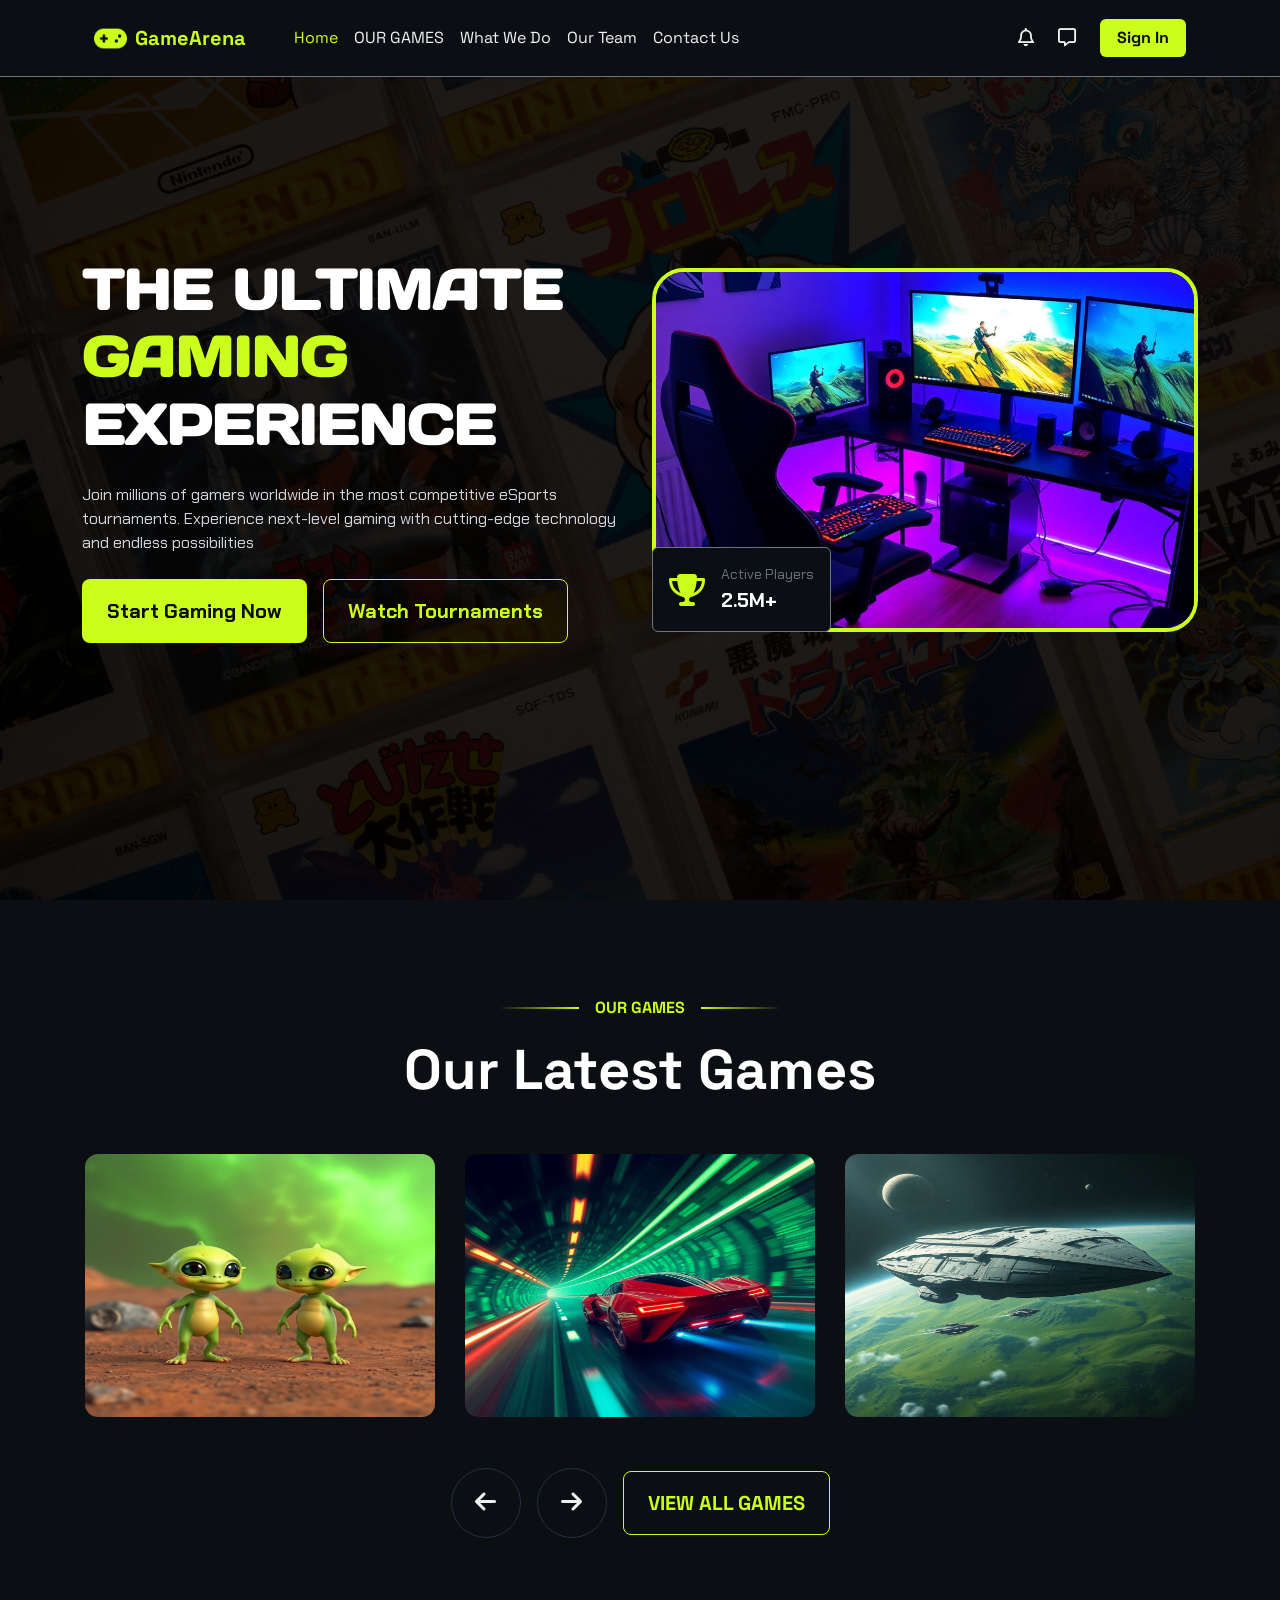
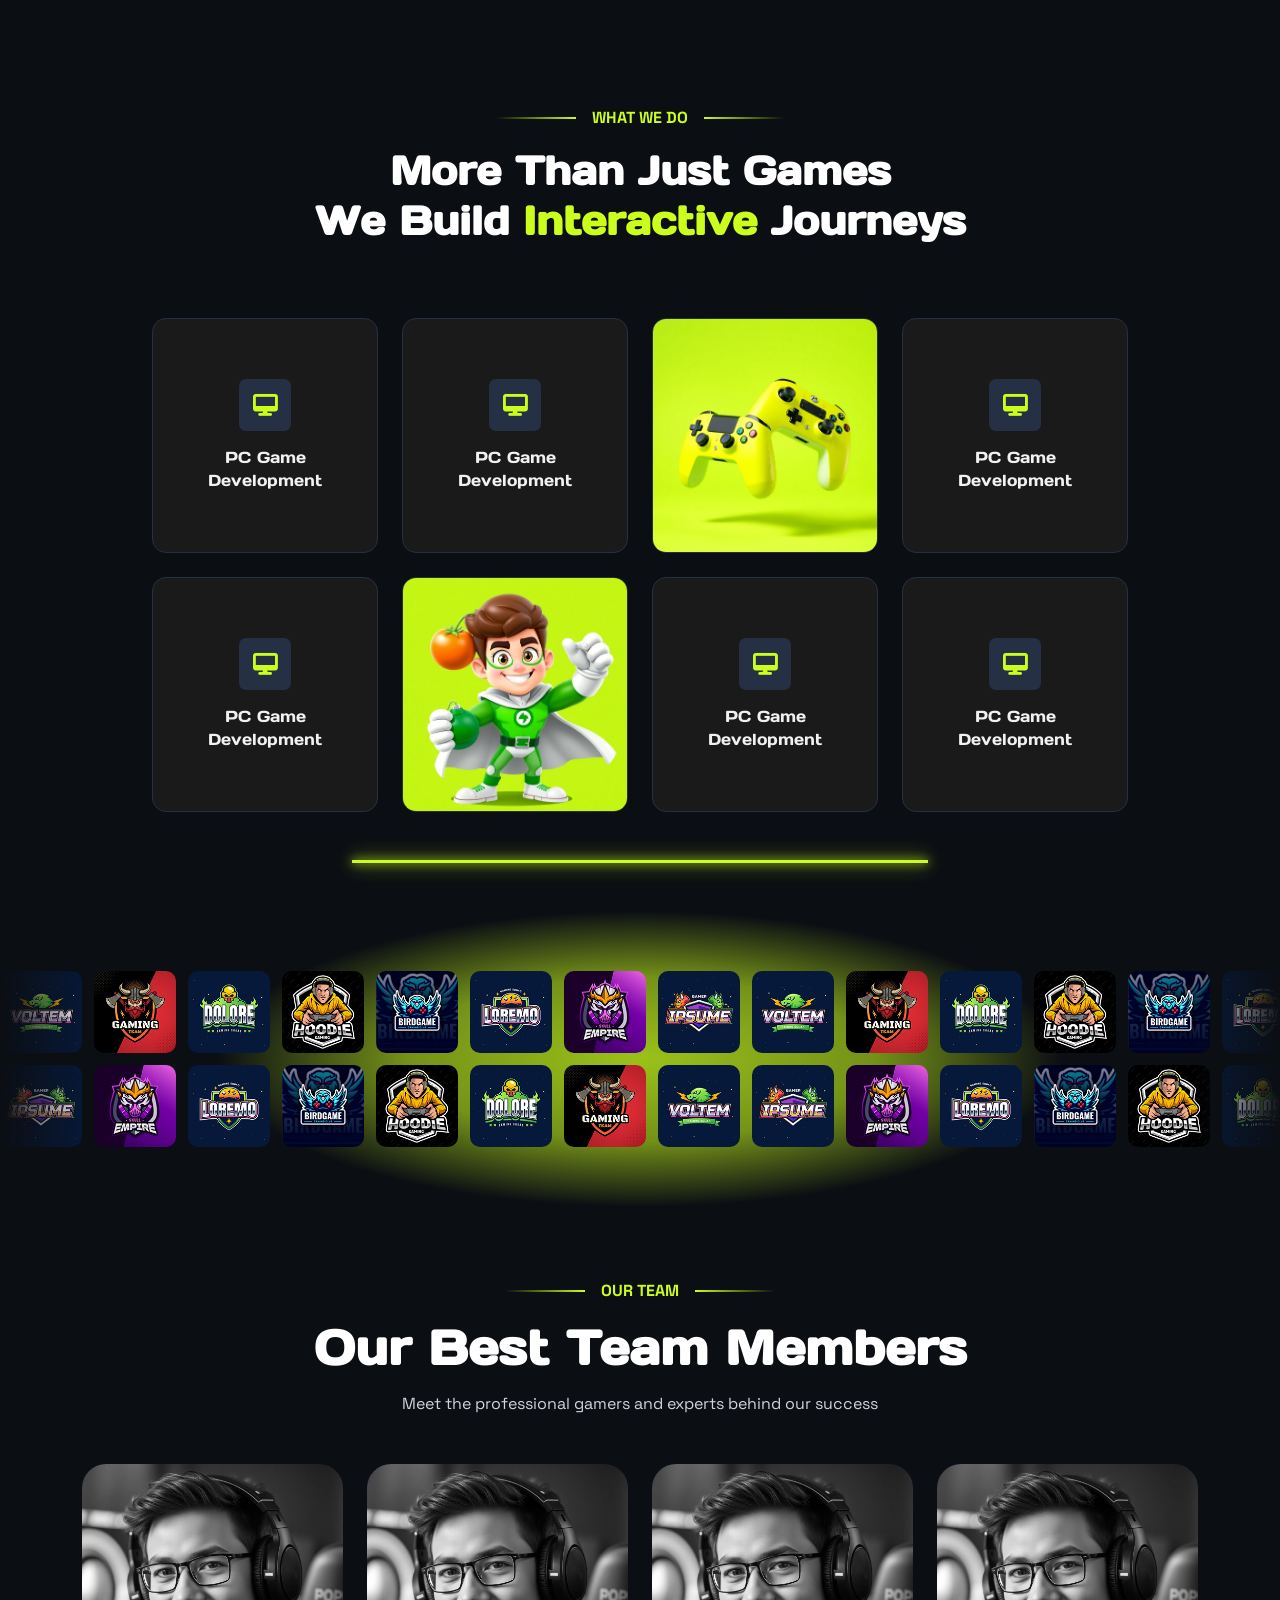
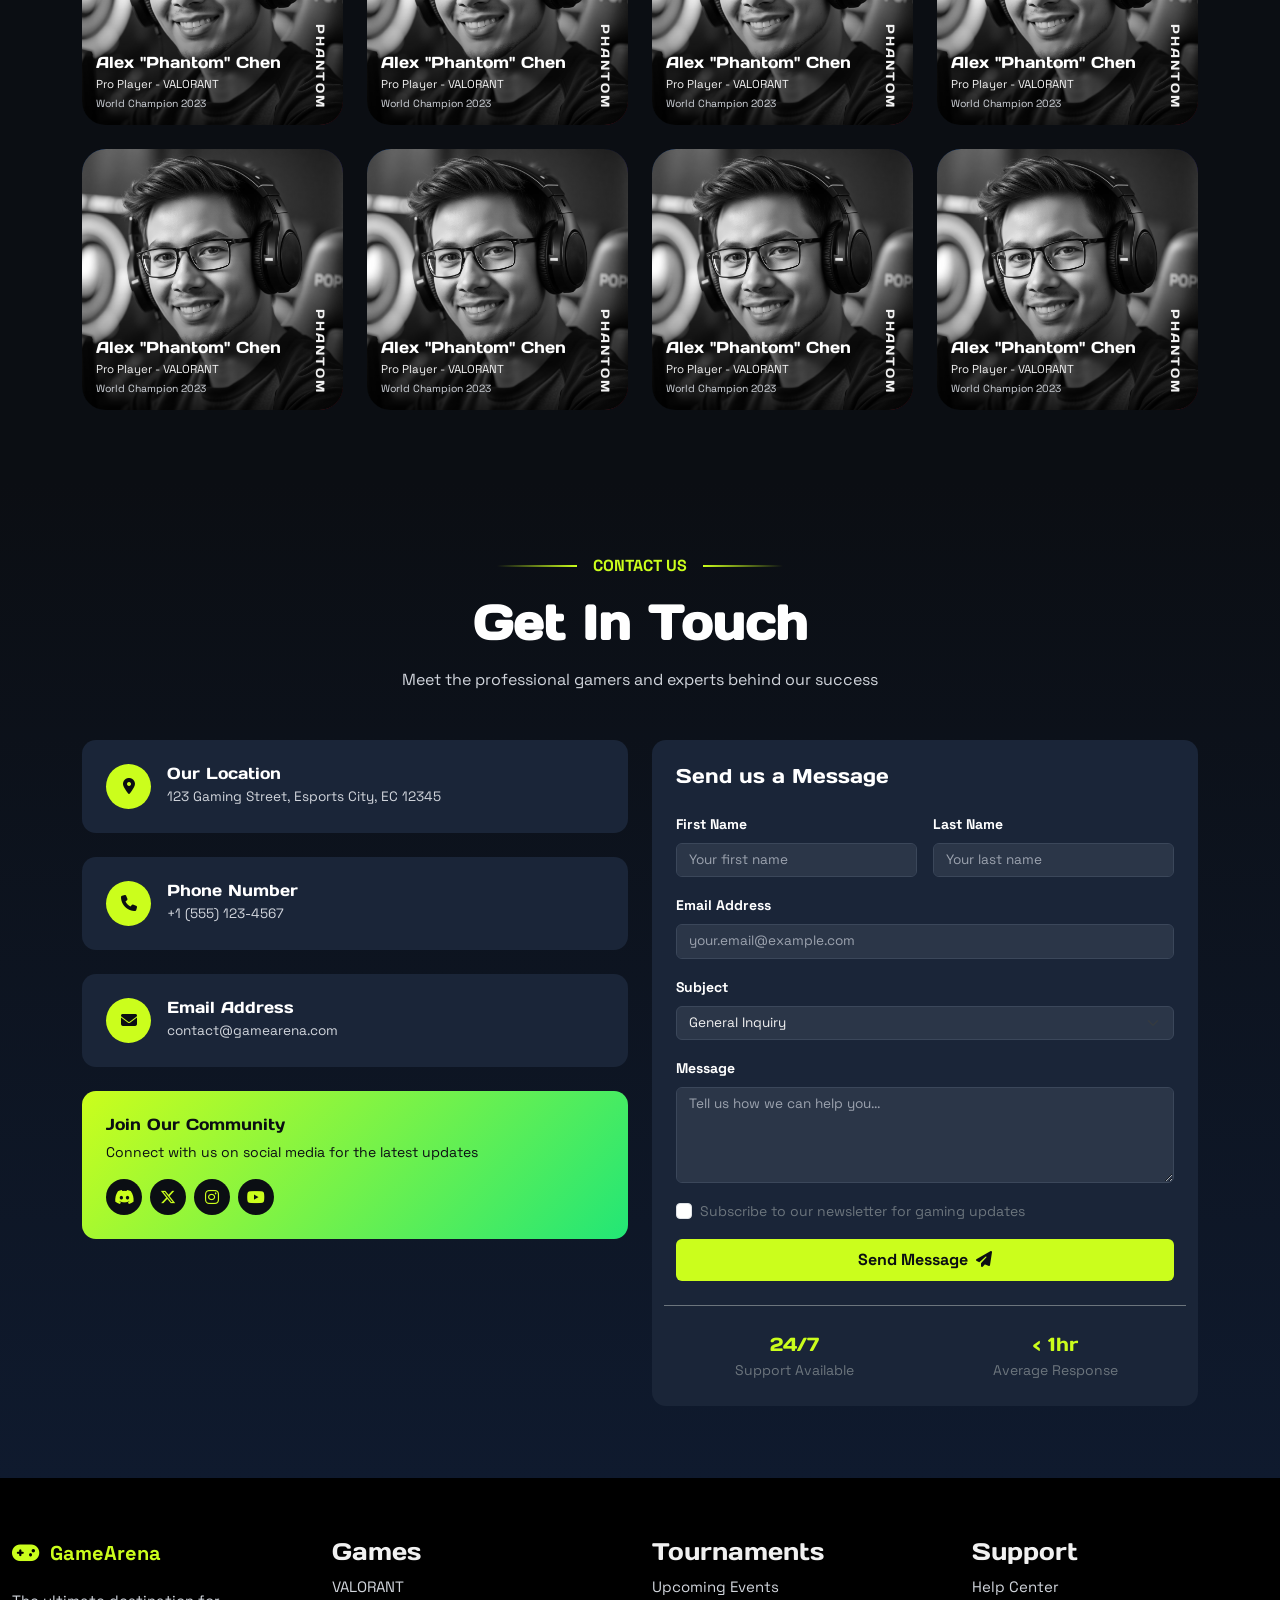
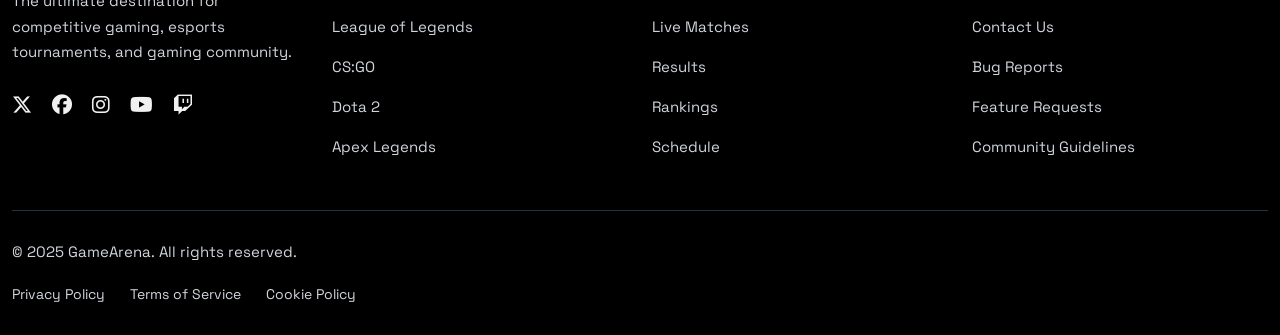
<file: assainment4/index.html>
<!doctype html>
<html lang="en">
  <head>
    <meta charset="UTF-8" />
    <meta name="viewport" content="width=device-width, initial-scale=1.0" />
    <title>Games Arena</title>
    <link rel="stylesheet" href="https://cdnjs.cloudflare.com/ajax/libs/font-awesome/6.5.1/css/all.min.css">
    <link rel="stylesheet" href="css/bootstrap.min.css" />
<link href="https://fonts.googleapis.com/css2?family=Chakra+Petch:wght@400;500;600;700&family=Days+One&family=Space+Grotesk:wght@400;500;700&display=swap" rel="stylesheet" />    <link rel="stylesheet" href="css/style.css" />
  </head>
  <body class="text-white">
   
<header>
  <nav class="navbar navbar-expand-lg p-lg-3 border-bottom border-secondary" data-bs-theme="dark">
    <div class="container-lg px-4 ">

      <a class="navbar-brand fw-bold text-lime d-flex align-items-center gap-2" href="#home">
        <img src="images/gamepad-solid.png" alt="Logo" class="w-33">
        GameArena
      </a>

      <button class="navbar-toggler border-0 shadow-none" type="button"
        data-bs-toggle="collapse" data-bs-target="#navbarNavMenu"
        aria-controls="navbarNavMenu" aria-expanded="false"
        aria-label="Toggle navigation">
        <i class="fa-solid fa-bars fs-3 nav-icon"></i>
      </button>

      <div class="collapse navbar-collapse" id="navbarNavMenu">

        <ul class="navbar-nav me-auto ms-lg-4">
          <li class="nav-item">
            <a class="nav-link active" href="#home">Home</a>
          </li>

          <li class="nav-item">
            <a class="nav-link" href="#games">OUR GAMES</a>
          </li>

          <li class="nav-item">
            <a class="nav-link" href="#what-we-do">What We Do</a>
          </li>

          <li class="nav-item">
            <a class="nav-link" href="#team">Our Team</a>
          </li>

          <li class="nav-item">
            <a class="nav-link" href="#contact">Contact Us</a>
          </li>
        </ul>

        <div class="navbar-actions">

          <div class="nav-action">
            <i class="fa-regular fa-bell nav-icon">
              <span>Notifications</span>
            </i>
          </div>

          <div class="nav-action">
            <i class="fa-regular fa-message nav-icon">
              <span>Messages</span>
            </i>
          </div>

          <a href="#" class="btn btn-lime fw-bold fs-6 px-3 nav-signin">
            Sign In
          </a>

        </div>

      </div>
    </div>
  </nav>
</header>
    <main>
  <section id="home" class="hero d-flex align-items-center py-5">
    <div class="container">
      <div class="row align-items-center gy-5">


       <div class="col-lg-6 text-center text-lg-start">
          <h1 class="display-4 fw-bold text-uppercase">
            The Ultimate
            <span class="text-lime d-block">Gaming</span>
            Experience
          </h1>

          <p class="gray my-4">
            Join millions of gamers worldwide in the most competitive eSports tournaments.
             Experience next-level gaming with cutting-edge
              technology and endless possibilities
          </p>

          <div class="d-flex flex-wrap gap-3">
            <a href="#games" class="btn btn-lime btn-lg fw-bold px-4 py-3">Start Gaming Now</a>
            <a href="#games" class="btn btn-outline-lime btn-lg fw-bold px-4 py-3">Watch Tournaments</a>
          </div>
        </div>


        <div class="col-lg-6">
          <div class="position-relative">
        <img src="images/hero-img.png" class="w-100 border border-4 rounded-5 hero-img" alt="Gaming setup">
            <div class="stat-card position-absolute bottom-0 start-0 d-flex align-items-center gap-3 border border-secondary rounded-2 p-3">
              <i class="fa-solid fa-trophy fs-2 text-lime"></i>
              <div>
                <small class="d-block text-secondary">Active Players</small>
                <strong class="fs-5">2.5M+</strong>
              </div>
            </div>
          </div>
        </div>

      </div>
    </div>
  </section>


<section id="games" class="py-5">
  <div class="container py-5">

    <div class="text-center mb-5">
      <div class="d-flex justify-content-center align-items-center gap-3 mb-3">
        <span class="title-line title-line-start"></span>
        <span class="text-lime fw-bold text-uppercase section-label">Our Games</span>
        <span class="title-line title-line-end"></span>
      </div>
      <h2 class="display-4 fw-bold">Our Latest Games</h2>
    </div>

    <div class="d-none d-md-block">
      <div id="gamesCarousel" class="carousel slide">
        <div class="carousel-inner">

          <div class="carousel-item active">
            <div class="row g-4">

              <div class="col-12 col-md-4">
                <div class="game-card position-relative overflow-hidden rounded-4">
                  <img src="images/latest-games-1.png" class="w-100 game-img" alt="Alien Companions">
                  <div class="game-overlay position-absolute top-0 start-0 w-100 h-100 d-flex flex-column justify-content-between p-4">
                    <div class="d-flex gap-2">
                      <span class="badge rounded-pill game-badge">
                        <i class="fa-solid fa-gamepad me-1"></i>ADVENTURE
                      </span>
                      <span class="badge rounded-pill game-badge">
                        <i class="fa-solid fa-users me-1"></i>MULTIPLAYER
                      </span>
                    </div>
                    <h3 class="game-title fw-bold mb-0">Alien Companions</h3>
                  </div>
                </div>
              </div>

              <div class="col-12 col-md-4">
                <div class="game-card position-relative overflow-hidden rounded-4">
                  <img src="images/latest-games-2.png" class="w-100 game-img" alt="Cyber Run 2099">
                  <div class="game-overlay position-absolute top-0 start-0 w-100 h-100 d-flex flex-column justify-content-between p-4">
                    <div class="d-flex gap-2">
                      <span class="badge rounded-pill game-badge">
                        <i class="fa-solid fa-flag-checkered me-1"></i>RACING
                      </span>
                      <span class="badge rounded-pill game-badge">
                        <i class="fa-solid fa-bolt me-1"></i>SCI-FI
                      </span>
                    </div>
                    <h3 class="game-title fw-bold mb-0">Cyber Run 2099</h3>
                  </div>
                </div>
              </div>

              <div class="col-12 col-md-4">
                <div class="game-card position-relative overflow-hidden rounded-4">
                  <img src="images/latest-games-3.png" class="w-100 game-img" alt="Cyber Run 2099">
                  <div class="game-overlay position-absolute top-0 start-0 w-100 h-100 d-flex flex-column justify-content-between p-4">
                    <div class="d-flex gap-2">
                      <span class="badge rounded-pill game-badge">
                        <i class="fa-solid fa-flag-checkered me-1"></i>RACING
                      </span>
                      <span class="badge rounded-pill game-badge">
                        <i class="fa-solid fa-bolt me-1"></i>SCI-FI
                      </span>
                    </div>
                    <h3 class="game-title fw-bold mb-0">Cyber Run 2099</h3>
                  </div>
                </div>
              </div>

            </div>
          </div>

          <div class="carousel-item">
            <div class="row g-4">

              <div class="col-12 col-md-4">
                <div class="game-card position-relative overflow-hidden rounded-4">
                  <img src="images/latest-games-4.png" class="w-100 game-img" alt="Cyber Run 2099">
                  <div class="game-overlay position-absolute top-0 start-0 w-100 h-100 d-flex flex-column justify-content-between p-4">
                    <div class="d-flex gap-2">
                      <span class="badge rounded-pill game-badge">
                        <i class="fa-solid fa-flag-checkered me-1"></i>RACING
                      </span>
                      <span class="badge rounded-pill game-badge">
                        <i class="fa-solid fa-bolt me-1"></i>SCI-FI
                      </span>
                    </div>
                    <h3 class="game-title fw-bold mb-0">Cyber Run 2099</h3>
                  </div>
                </div>
              </div>

              <div class="col-12 col-md-4">
                <div class="game-card position-relative overflow-hidden rounded-4">
                  <img src="images/latest-games-5.png" class="w-100 game-img" alt="Cyber Run 2099">
                  <div class="game-overlay position-absolute top-0 start-0 w-100 h-100 d-flex flex-column justify-content-between p-4">
                    <div class="d-flex gap-2">
                      <span class="badge rounded-pill game-badge">
                        <i class="fa-solid fa-flag-checkered me-1"></i>RACING
                      </span>
                      <span class="badge rounded-pill game-badge">
                        <i class="fa-solid fa-bolt me-1"></i>SCI-FI
                      </span>
                    </div>
                    <h3 class="game-title fw-bold mb-0">Cyber Run 2099</h3>
                  </div>
                </div>
              </div>

              <div class="col-12 col-md-4">
                <div class="game-card position-relative overflow-hidden rounded-4">
                  <img src="images/latest-games-6.png" class="w-100 game-img" alt="Cyber Run 2099">
                  <div class="game-overlay position-absolute top-0 start-0 w-100 h-100 d-flex flex-column justify-content-between p-4">
                    <div class="d-flex gap-2">
                      <span class="badge rounded-pill game-badge">
                        <i class="fa-solid fa-flag-checkered me-1"></i>RACING
                      </span>
                      <span class="badge rounded-pill game-badge">
                        <i class="fa-solid fa-bolt me-1"></i>SCI-FI
                      </span>
                    </div>
                    <h3 class="game-title fw-bold mb-0">Cyber Run 2099</h3>
                  </div>
                </div>
              </div>

            </div>
          </div>

          <div class="carousel-item">
            <div class="row g-4">

              <div class="col-12 col-md-4">
                <div class="game-card position-relative overflow-hidden rounded-4">
                  <img src="images/latest-games-7.png" class="w-100 game-img" alt="Cyber Run 2099">
                  <div class="game-overlay position-absolute top-0 start-0 w-100 h-100 d-flex flex-column justify-content-between p-4">
                    <div class="d-flex gap-2">
                      <span class="badge rounded-pill game-badge">
                        <i class="fa-solid fa-flag-checkered me-1"></i>RACING
                      </span>
                      <span class="badge rounded-pill game-badge">
                        <i class="fa-solid fa-bolt me-1"></i>SCI-FI
                      </span>
                    </div>
                    <h3 class="game-title fw-bold mb-0">Cyber Run 2099</h3>
                  </div>
                </div>
              </div>

              <div class="col-12 col-md-4">
                <div class="game-card position-relative overflow-hidden rounded-4">
                  <img src="images/latest-games-8.png" class="w-100 game-img" alt="Cyber Run 2099">
                  <div class="game-overlay position-absolute top-0 start-0 w-100 h-100 d-flex flex-column justify-content-between p-4">
                    <div class="d-flex gap-2">
                      <span class="badge rounded-pill game-badge">
                        <i class="fa-solid fa-flag-checkered me-1"></i>RACING
                      </span>
                      <span class="badge rounded-pill game-badge">
                        <i class="fa-solid fa-bolt me-1"></i>SCI-FI
                      </span>
                    </div>
                    <h3 class="game-title fw-bold mb-0">Cyber Run 2099</h3>
                  </div>
                </div>
              </div>

              <div class="col-12 col-md-4">
                <div class="game-card position-relative overflow-hidden rounded-4">
                  <img src="images/latest-games-9.png" class="w-100 game-img" alt="Cyber Run 2099">
                  <div class="game-overlay position-absolute top-0 start-0 w-100 h-100 d-flex flex-column justify-content-between p-4">
                    <div class="d-flex gap-2">
                      <span class="badge rounded-pill game-badge">
                        <i class="fa-solid fa-flag-checkered me-1"></i>RACING
                      </span>
                      <span class="badge rounded-pill game-badge">
                        <i class="fa-solid fa-bolt me-1"></i>SCI-FI
                      </span>
                    </div>
                    <h3 class="game-title fw-bold mb-0">Cyber Run 2099</h3>
                  </div>
                </div>
              </div>

            </div>
          </div>

        </div>
      </div>

      <div class="d-flex justify-content-center align-items-center gap-3 mt-5">
        <button class="btn arrow-btn rounded-circle" type="button"
          data-bs-target="#gamesCarousel" data-bs-slide="prev" aria-label="Previous">
          <i class="fa-solid fa-arrow-left fs-4"></i>
        </button>

        <button class="btn arrow-btn rounded-circle" type="button"
          data-bs-target="#gamesCarousel" data-bs-slide="next" aria-label="Next">
          <i class="fa-solid fa-arrow-right fs-4"></i>
        </button>

        <a href="#" class="btn btn-outline-lime btn-lg fw-bold text-uppercase px-4 py-3">View All Games</a>
      </div>
    </div>

    <div class="d-md-none">

      <div id="gamesCarouselMobile" class="carousel slide">
        <div class="carousel-inner">

          <div class="carousel-item active">
            <div class="game-card position-relative overflow-hidden rounded-4">
              <img src="images/latest-games-1.png" class="w-100 game-img" alt="Alien Companions">
              <div class="game-overlay position-absolute top-0 start-0 w-100 h-100 d-flex flex-column justify-content-between p-4">
                <div class="d-flex gap-2">
                  <span class="badge rounded-pill game-badge"><i class="fa-solid fa-gamepad me-1"></i>ADVENTURE</span>
                  <span class="badge rounded-pill game-badge"><i class="fa-solid fa-users me-1"></i>MULTIPLAYER</span>
                </div>
                <h3 class="game-title fw-bold mb-0">Alien Companions</h3>
              </div>
            </div>
          </div>

          <div class="carousel-item">
            <div class="game-card position-relative overflow-hidden rounded-4">
              <img src="images/latest-games-2.png" class="w-100 game-img" alt="Cyber Run 2099">
              <div class="game-overlay position-absolute top-0 start-0 w-100 h-100 d-flex flex-column justify-content-between p-4">
                <div class="d-flex gap-2">
                  <span class="badge rounded-pill game-badge"><i class="fa-solid fa-flag-checkered me-1"></i>RACING</span>
                  <span class="badge rounded-pill game-badge"><i class="fa-solid fa-bolt me-1"></i>SCI-FI</span>
                </div>
                <h3 class="game-title fw-bold mb-0">Cyber Run 2099</h3>
              </div>
            </div>
          </div>

         <div class="carousel-item">
            <div class="game-card position-relative overflow-hidden rounded-4">
              <img src="images/latest-games-3.png" class="w-100 game-img" alt="Cyber Run 2099">
              <div class="game-overlay position-absolute top-0 start-0 w-100 h-100 d-flex flex-column justify-content-between p-4">
                <div class="d-flex gap-2">
                  <span class="badge rounded-pill game-badge"><i class="fa-solid fa-flag-checkered me-1"></i>RACING</span>
                  <span class="badge rounded-pill game-badge"><i class="fa-solid fa-bolt me-1"></i>SCI-FI</span>
                </div>
                <h3 class="game-title fw-bold mb-0">Cyber Run 2099</h3>
              </div>
            </div>
          </div>

          <div class="carousel-item">
            <div class="game-card position-relative overflow-hidden rounded-4">
              <img src="images/latest-games-4.png" class="w-100 game-img" alt="Cyber Run 2099">
              <div class="game-overlay position-absolute top-0 start-0 w-100 h-100 d-flex flex-column justify-content-between p-4">
                <div class="d-flex gap-2">
                  <span class="badge rounded-pill game-badge"><i class="fa-solid fa-flag-checkered me-1"></i>RACING</span>
                  <span class="badge rounded-pill game-badge"><i class="fa-solid fa-bolt me-1"></i>SCI-FI</span>
                </div>
                <h3 class="game-title fw-bold mb-0">Cyber Run 2099</h3>
              </div>
            </div>
          </div>
<div class="carousel-item">
            <div class="game-card position-relative overflow-hidden rounded-4">
              <img src="images/latest-games-5.png" class="w-100 game-img" alt="Cyber Run 2099">
              <div class="game-overlay position-absolute top-0 start-0 w-100 h-100 d-flex flex-column justify-content-between p-4">
                <div class="d-flex gap-2">
                  <span class="badge rounded-pill game-badge"><i class="fa-solid fa-flag-checkered me-1"></i>RACING</span>
                  <span class="badge rounded-pill game-badge"><i class="fa-solid fa-bolt me-1"></i>SCI-FI</span>
                </div>
                <h3 class="game-title fw-bold mb-0">Cyber Run 2099</h3>
              </div>
            </div>
          </div>
<div class="carousel-item">
            <div class="game-card position-relative overflow-hidden rounded-4">
              <img src="images/latest-games-6.png" class="w-100 game-img" alt="Cyber Run 2099">
              <div class="game-overlay position-absolute top-0 start-0 w-100 h-100 d-flex flex-column justify-content-between p-4">
                <div class="d-flex gap-2">
                  <span class="badge rounded-pill game-badge"><i class="fa-solid fa-flag-checkered me-1"></i>RACING</span>
                  <span class="badge rounded-pill game-badge"><i class="fa-solid fa-bolt me-1"></i>SCI-FI</span>
                </div>
                <h3 class="game-title fw-bold mb-0">Cyber Run 2099</h3>
              </div>
            </div>
          </div>
                   <div class="carousel-item">
            <div class="game-card position-relative overflow-hidden rounded-4">
              <img src="images/latest-games-7.png" class="w-100 game-img" alt="Cyber Run 2099">
              <div class="game-overlay position-absolute top-0 start-0 w-100 h-100 d-flex flex-column justify-content-between p-4">
                <div class="d-flex gap-2">
                  <span class="badge rounded-pill game-badge"><i class="fa-solid fa-flag-checkered me-1"></i>RACING</span>
                  <span class="badge rounded-pill game-badge"><i class="fa-solid fa-bolt me-1"></i>SCI-FI</span>
                </div>
                <h3 class="game-title fw-bold mb-0">Cyber Run 2099</h3>
              </div>
            </div>
          </div>
<div class="carousel-item">
            <div class="game-card position-relative overflow-hidden rounded-4">
              <img src="images/latest-games-8.png" class="w-100 game-img" alt="Cyber Run 2099">
              <div class="game-overlay position-absolute top-0 start-0 w-100 h-100 d-flex flex-column justify-content-between p-4">
                <div class="d-flex gap-2">
                  <span class="badge rounded-pill game-badge"><i class="fa-solid fa-flag-checkered me-1"></i>RACING</span>
                  <span class="badge rounded-pill game-badge"><i class="fa-solid fa-bolt me-1"></i>SCI-FI</span>
                </div>
                <h3 class="game-title fw-bold mb-0">Cyber Run 2099</h3>
              </div>
            </div>
          </div>
<div class="carousel-item">
            <div class="game-card position-relative overflow-hidden rounded-4">
              <img src="images/latest-games-9.png" class="w-100 game-img" alt="Cyber Run 2099">
              <div class="game-overlay position-absolute top-0 start-0 w-100 h-100 d-flex flex-column justify-content-between p-4">
                <div class="d-flex gap-2">
                  <span class="badge rounded-pill game-badge"><i class="fa-solid fa-flag-checkered me-1"></i>RACING</span>
                  <span class="badge rounded-pill game-badge"><i class="fa-solid fa-bolt me-1"></i>SCI-FI</span>
                </div>
                <h3 class="game-title fw-bold mb-0">Cyber Run 2099</h3>
              </div>
            </div>
          </div>
        </div>
      </div>

      <div class="d-flex justify-content-center align-items-center gap-3 mt-4">
        <button class="btn arrow-btn rounded-circle" type="button"
          data-bs-target="#gamesCarouselMobile" data-bs-slide="prev" aria-label="Previous">
          <i class="fa-solid fa-arrow-left fs-4"></i>
        </button>

        <button class="btn arrow-btn rounded-circle" type="button"
          data-bs-target="#gamesCarouselMobile" data-bs-slide="next" aria-label="Next">
          <i class="fa-solid fa-arrow-right fs-4"></i>
        </button>

        <a href="#" class="btn btn-outline-lime btn-lg fw-bold text-uppercase px-4 py-3">View All Games</a>
      </div>

    </div>

  </div>
</section>


<section id="what-we-do" class="py-5">
  <div class="container py-4">

    <div class="text-center mb-5">
      <div class="d-flex justify-content-center align-items-center gap-3 mb-3">
        <span class="title-line title-line-start"></span>
        <span class="text-lime fw-bold text-uppercase section-label">What We Do</span>
        <span class="title-line title-line-end"></span>
      </div>

      <h2 class="display-5 fw-bold">
        More Than Just Games
        <br>
        We Build <span class="text-lime">Interactive</span> Journeys
      </h2>
    </div>

    <div class="row g-3 g-md-4 services-grid">

      <div class="col-6 col-md-3">
        <div class="service-card">
          <div class="service-icon">
            <i class="fa-solid fa-desktop"></i>
          </div>
          <h3>PC Game<br>Development</h3>
        </div>
      </div>


      <div class="col-6 col-md-3">
        <div class="service-card">
          <div class="service-icon">
            <i class="fa-solid fa-desktop"></i>
          </div>
          <h3>PC Game<br>Development</h3>
        </div>
      </div>

      <div class="col-6 col-md-3">
        <div class="service-card service-image">
          <img src="images/what-we-do-1.png" alt="Game Development">
        </div>
      </div>


      <div class="col-6 col-md-3">
        <div class="service-card">
          <div class="service-icon">
            <i class="fa-solid fa-desktop"></i>
          </div>
          <h3>PC Game<br>Development</h3>
        </div>
      </div>

    
      <div class="col-6 col-md-3">
        <div class="service-card">
          <div class="service-icon">
            <i class="fa-solid fa-desktop"></i>
          </div>
          <h3>PC Game<br>Development</h3>
        </div>
      </div>

      <div class="col-6 col-md-3">
        <div class="service-card service-image">
          <img src="images/what-we-do-2.png" alt="Game Character">
        </div>
      </div>

  
      <div class="col-6 col-md-3">
        <div class="service-card">
          <div class="service-icon">
            <i class="fa-solid fa-desktop"></i>
          </div>
          <h3>PC Game<br>Development</h3>
        </div>
      </div>

     
      <div class="col-6 col-md-3">
        <div class="service-card">
          <div class="service-icon">
            <i class="fa-solid fa-desktop"></i>
          </div>
          <h3>PC Game<br>Development</h3>
        </div>
      </div>
      </div>

    </div>

    <div class="services-glow mt-4"></div>

  </div>
</section>

<section id="games-logos" class="games-logos-section">

  <div class="logos-track logos-track-one">
    <div class="logos-group">
      <img src="images/logo-1.jpg" alt="Game Logo"><img src="images/logo-2.jpg" alt="Game Logo"><img src="images/logo-3.jpg" alt="Game Logo"><img src="images/logo-4.jpg" alt="Game Logo"><img src="images/logo-5.jpg" alt="Game Logo"><img src="images/logo-6.jpg" alt="Game Logo"><img src="images/logo-7.jpg" alt="Game Logo"><img src="images/logo-8.jpg" alt="Game Logo">
      <img src="images/logo-1.jpg" alt=""><img src="images/logo-2.jpg" alt=""><img src="images/logo-3.jpg" alt=""><img src="images/logo-4.jpg" alt=""><img src="images/logo-5.jpg" alt=""><img src="images/logo-6.jpg" alt=""><img src="images/logo-7.jpg" alt=""><img src="images/logo-8.jpg" alt="">
      <img src="images/logo-1.jpg" alt=""><img src="images/logo-2.jpg" alt=""><img src="images/logo-3.jpg" alt=""><img src="images/logo-4.jpg" alt=""><img src="images/logo-5.jpg" alt=""><img src="images/logo-6.jpg" alt=""><img src="images/logo-7.jpg" alt=""><img src="images/logo-8.jpg" alt="">
    </div>
    <div class="logos-group" aria-hidden="true">
      <img src="images/logo-1.jpg" alt=""><img src="images/logo-2.jpg" alt=""><img src="images/logo-3.jpg" alt=""><img src="images/logo-4.jpg" alt=""><img src="images/logo-5.jpg" alt=""><img src="images/logo-6.jpg" alt=""><img src="images/logo-7.jpg" alt=""><img src="images/logo-8.jpg" alt="">
      <img src="images/logo-1.jpg" alt=""><img src="images/logo-2.jpg" alt=""><img src="images/logo-3.jpg" alt=""><img src="images/logo-4.jpg" alt=""><img src="images/logo-5.jpg" alt=""><img src="images/logo-6.jpg" alt=""><img src="images/logo-7.jpg" alt=""><img src="images/logo-8.jpg" alt="">
      <img src="images/logo-1.jpg" alt=""><img src="images/logo-2.jpg" alt=""><img src="images/logo-3.jpg" alt=""><img src="images/logo-4.jpg" alt=""><img src="images/logo-5.jpg" alt=""><img src="images/logo-6.jpg" alt=""><img src="images/logo-7.jpg" alt=""><img src="images/logo-8.jpg" alt="">
    </div>
  </div>

  <div class="logos-track logos-track-two">
    <div class="logos-group">
      <img src="images/logo-8.jpg" alt="Game Logo"><img src="images/logo-7.jpg" alt="Game Logo"><img src="images/logo-6.jpg" alt="Game Logo"><img src="images/logo-5.jpg" alt="Game Logo"><img src="images/logo-4.jpg" alt="Game Logo"><img src="images/logo-3.jpg" alt="Game Logo"><img src="images/logo-2.jpg" alt="Game Logo"><img src="images/logo-1.jpg" alt="Game Logo">
      <img src="images/logo-8.jpg" alt=""><img src="images/logo-7.jpg" alt=""><img src="images/logo-6.jpg" alt=""><img src="images/logo-5.jpg" alt=""><img src="images/logo-4.jpg" alt=""><img src="images/logo-3.jpg" alt=""><img src="images/logo-2.jpg" alt=""><img src="images/logo-1.jpg" alt="">
      <img src="images/logo-8.jpg" alt=""><img src="images/logo-7.jpg" alt=""><img src="images/logo-6.jpg" alt=""><img src="images/logo-5.jpg" alt=""><img src="images/logo-4.jpg" alt=""><img src="images/logo-3.jpg" alt=""><img src="images/logo-2.jpg" alt=""><img src="images/logo-1.jpg" alt="">
    </div>
    <div class="logos-group" aria-hidden="true">
      <img src="images/logo-8.jpg" alt=""><img src="images/logo-7.jpg" alt=""><img src="images/logo-6.jpg" alt=""><img src="images/logo-5.jpg" alt=""><img src="images/logo-4.jpg" alt=""><img src="images/logo-3.jpg" alt=""><img src="images/logo-2.jpg" alt=""><img src="images/logo-1.jpg" alt="">
      <img src="images/logo-8.jpg" alt=""><img src="images/logo-7.jpg" alt=""><img src="images/logo-6.jpg" alt=""><img src="images/logo-5.jpg" alt=""><img src="images/logo-4.jpg" alt=""><img src="images/logo-3.jpg" alt=""><img src="images/logo-2.jpg" alt=""><img src="images/logo-1.jpg" alt="">
      <img src="images/logo-8.jpg" alt=""><img src="images/logo-7.jpg" alt=""><img src="images/logo-6.jpg" alt=""><img src="images/logo-5.jpg" alt=""><img src="images/logo-4.jpg" alt=""><img src="images/logo-3.jpg" alt=""><img src="images/logo-2.jpg" alt=""><img src="images/logo-1.jpg" alt="">
    </div>
  </div>

</section>

<section id="team" class="py-5">
  <div class="container py-4">

    <div class="text-center mb-5">
      <div class="d-flex justify-content-center align-items-center gap-3 mb-3">
        <span class="title-line title-line-start"></span>
        <span class="text-lime fw-bold text-uppercase section-label">Our Team</span>
        <span class="title-line title-line-end"></span>
      </div>
      <h2 class="display-5 fw-bold">Our Best Team Members</h2>
      <p class="team-subtitle mt-3">Meet the professional gamers and experts behind our success</p>
    </div>

    <div class="row g-3 g-md-4 ">

      <div class="col-6 col-md-3">
        <article class="team-card">
          <img src="images/avatar-1.png" class="team-img" alt="Alex Chen">
          <div class="team-gray"></div>
          <div class="team-info">
            <h3 class="team-name">Alex "Phantom" Chen</h3>
            <p class="team-role">Pro Player - VALORANT</p>
            <p class="team-meta">World Champion 2023</p>
          </div>
          <span class="team-tag">PHANTOM</span>
        </article>
      </div>

       <div class="col-6 col-md-3">
        <article class="team-card">
          <img src="images/avatar-1.png" class="team-img" alt="Alex Chen">
          <div class="team-gray"></div>
          <div class="team-info">
            <h3 class="team-name">Alex "Phantom" Chen</h3>
            <p class="team-role">Pro Player - VALORANT</p>
            <p class="team-meta">World Champion 2023</p>
          </div>
          <span class="team-tag">PHANTOM</span>
        </article>
      </div>
        <div class="col-6 col-md-3">
        <article class="team-card">
          <img src="images/avatar-1.png" class="team-img" alt="Alex Chen">
          <div class="team-gray"></div>
          <div class="team-info">
            <h3 class="team-name">Alex "Phantom" Chen</h3>
            <p class="team-role">Pro Player - VALORANT</p>
            <p class="team-meta">World Champion 2023</p>
          </div>
          <span class="team-tag">PHANTOM</span>
        </article>
      </div>
       <div class="col-6 col-md-3">
        <article class="team-card">
          <img src="images/avatar-1.png" class="team-img" alt="Alex Chen">
          <div class="team-gray"></div>
          <div class="team-info">
            <h3 class="team-name">Alex "Phantom" Chen</h3>
            <p class="team-role">Pro Player - VALORANT</p>
            <p class="team-meta">World Champion 2023</p>
          </div>
          <span class="team-tag">PHANTOM</span>
        </article>
      </div>

       <div class="col-6 col-md-3">
        <article class="team-card">
          <img src="images/avatar-1.png" class="team-img" alt="Alex Chen">
          <div class="team-gray"></div>
          <div class="team-info">
            <h3 class="team-name">Alex "Phantom" Chen</h3>
            <p class="team-role">Pro Player - VALORANT</p>
            <p class="team-meta">World Champion 2023</p>
          </div>
          <span class="team-tag">PHANTOM</span>
        </article>
      </div>

       <div class="col-6 col-md-3">
        <article class="team-card">
          <img src="images/avatar-1.png" class="team-img" alt="Alex Chen">
          <div class="team-gray"></div>
          <div class="team-info">
            <h3 class="team-name">Alex "Phantom" Chen</h3>
            <p class="team-role">Pro Player - VALORANT</p>
            <p class="team-meta">World Champion 2023</p>
          </div>
          <span class="team-tag">PHANTOM</span>
        </article>
      </div>

      <div class="col-6 col-md-3">
        <article class="team-card">
          <img src="images/avatar-1.png" class="team-img" alt="Alex Chen">
          <div class="team-gray"></div>
          <div class="team-info">
            <h3 class="team-name">Alex "Phantom" Chen</h3>
            <p class="team-role">Pro Player - VALORANT</p>
            <p class="team-meta">World Champion 2023</p>
          </div>
          <span class="team-tag">PHANTOM</span>
        </article>
      </div>

    <div class="col-6 col-md-3">
        <article class="team-card">
          <img src="images/avatar-1.png" class="team-img" alt="Alex Chen">
          <div class="team-gray"></div>
          <div class="team-info">
            <h3 class="team-name">Alex "Phantom" Chen</h3>
            <p class="team-role">Pro Player - VALORANT</p>
            <p class="team-meta">World Champion 2023</p>
          </div>
          <span class="team-tag">PHANTOM</span>
        </article>
      </div>

    </div>
  </div>
</section>

<section id="contact" class="py-5">
  <div class="container py-4">

    <div class="text-center mb-5">
      <div class="d-flex justify-content-center align-items-center gap-3 mb-3">
        <span class="title-line title-line-start"></span>
        <span class="text-lime fw-bold text-uppercase section-label">Contact Us</span>
        <span class="title-line title-line-end"></span>
      </div>
      <h2 class="display-5 fw-bold">Get In Touch</h2>
      <p class="team-subtitle mt-3">Meet the professional gamers and experts behind our success</p>
    </div>

    <div class="row g-4">

      
      <div class="col-lg-6">
        <div class="d-flex flex-column gap-4">

          <div class="contact-card d-flex gap-3">
            <div class="contact-icon"><i class="fa-solid fa-location-dot"></i></div>
            <div>
              <h3 class="contact-title">Our Location</h3>
              <p class="contact-text mb-0">123 Gaming Street, Esports City, EC 12345</p>
            </div>
          </div>

          <div class="contact-card d-flex gap-3">
            <div class="contact-icon"><i class="fa-solid fa-phone"></i></div>
            <div>
              <h3 class="contact-title">Phone Number</h3>
              <p class="contact-text mb-0">+1 (555) 123-4567</p>
            </div>
          </div>

          <div class="contact-card d-flex gap-3">
            <div class="contact-icon"><i class="fa-solid fa-envelope"></i></div>
            <div>
              <h3 class="contact-title">Email Address</h3>
              <p class="contact-text mb-0">contact@gamearena.com</p>
            </div>
          </div>

          <div class="community-card">
            <h3 class="contact-title mb-2">Join Our Community</h3>
            <p class="small mb-3">Connect with us on social media for the latest updates</p>
            <div class="d-flex gap-2">
              <a href="#" class="social-circle" aria-label="Discord"><i class="fa-brands fa-discord"></i></a>
              <a href="#" class="social-circle" aria-label="X"><i class="fa-brands fa-x-twitter"></i></a>
              <a href="#" class="social-circle" aria-label="Instagram"><i class="fa-brands fa-instagram"></i></a>
              <a href="#" class="social-circle" aria-label="YouTube"><i class="fa-brands fa-youtube"></i></a>
            </div>
          </div>

        </div>
      </div>

      <!-- العمود اليمين: الفورم -->
      <div class="col-lg-6">
        <form class="contact-card h-100 p-4">
          <h3 class="contact-title fs-5 mb-4">Send us a Message</h3>

          <div class="row g-3 mb-3">
            <div class="col-6">
              <label for="firstName" class="form-label small fw-bold">First Name</label>
              <input type="text" id="firstName" class="form-control contact-input" placeholder="Your first name">
            </div>
            <div class="col-6">
              <label for="lastName" class="form-label small fw-bold">Last Name</label>
              <input type="text" id="lastName" class="form-control contact-input" placeholder="Your last name">
            </div>
          </div>

          <div class="mb-3">
            <label for="email" class="form-label small fw-bold">Email Address</label>
            <input type="email" id="email" class="form-control contact-input" placeholder="your.email@example.com">
          </div>

          <div class="mb-3">
            <label for="subject" class="form-label small fw-bold">Subject</label>
            <select id="subject" class="form-select contact-input">
              <option>General Inquiry</option>
              <option>Tournament Support</option>
              <option>Technical Issue</option>
              <option>Partnership</option>
            </select>
          </div>

          <div class="mb-3">
            <label for="message" class="form-label small fw-bold">Message</label>
            <textarea id="message" rows="4" class="form-control contact-input" placeholder="Tell us how we can help you..."></textarea>
          </div>

          <div class="form-check mb-3">
            <input class="form-check-input" type="checkbox" id="newsletter">
            <label class="form-check-label small text-secondary" for="newsletter">
              Subscribe to our newsletter for gaming updates
            </label>
          </div>

          <button type="submit" class="btn btn-lime fw-bold w-100 py-2">
            Send Message <i class="fa-solid fa-paper-plane ms-1"></i>
          </button>

          <div class="row text-center border-top border-secondary mt-4 pt-4">
            <div class="col-6">
              <div class="stat-number">24/7</div>
              <small class="text-secondary">Support Available</small>
            </div>
            <div class="col-6">
              <div class="stat-number"> < 1hr </div>
              <small class="text-secondary">Average Response</small>
            </div>
          </div>
        </form>
      </div>

    </div>
  </div>
</section>
</main>

<footer id="footer">
  <div class="container">

    <div class="row g-4 footer-content">

      <div class="col-6 col-lg-3">
        <div class="footer-brand">
          <a href="#" class="footer-logo">
            <i class="fa-solid fa-gamepad"></i>
            GameArena
          </a>

          <p class="footer-description">
            The ultimate destination for competitive gaming, esports tournaments, and gaming community.
          </p>

          <div class="footer-social">
            <a href="#"><i class="fa-brands fa-x-twitter"></i></a>
            <a href="#"><i class="fa-brands fa-facebook"></i></a>
            <a href="#"><i class="fa-brands fa-instagram"></i></a>
            <a href="#"><i class="fa-brands fa-youtube"></i></a>
            <a href="#"><i class="fa-brands fa-twitch"></i></a>
          </div>
        </div>
      </div>

      <div class="col-6 col-lg-3">
        <div class="footer-links">
          <h4>Games</h4>
          <ul>
            <li><a href="#">VALORANT</a></li>
            <li><a href="#">League of Legends</a></li>
            <li><a href="#">CS:GO</a></li>
            <li><a href="#">Dota 2</a></li>
            <li><a href="#">Apex Legends</a></li>
          </ul>
        </div>
      </div>

      <div class="col-6 col-lg-3">
        <div class="footer-links">
          <h4>Tournaments</h4>
          <ul>
            <li><a href="#">Upcoming Events</a></li>
            <li><a href="#">Live Matches</a></li>
            <li><a href="#">Results</a></li>
            <li><a href="#">Rankings</a></li>
            <li><a href="#">Schedule</a></li>
          </ul>
        </div>
      </div>

      <div class="col-6 col-lg-3">
        <div class="footer-links">
          <h4>Support</h4>
          <ul>
            <li><a href="#">Help Center</a></li>
            <li><a href="#">Contact Us</a></li>
            <li><a href="#">Bug Reports</a></li>
            <li><a href="#">Feature Requests</a></li>
            <li><a href="#">Community Guidelines</a></li>
          </ul>
        </div>
      </div>

    </div>

    <div class="footer-bottom">
      <p>© 2025 GameArena. All rights reserved.</p>

      <div class="footer-bottom-links">
        <a href="#">Privacy Policy</a>
        <a href="#">Terms of Service</a>
        <a href="#">Cookie Policy</a>
      </div>
    </div>

  </div>
</footer>

    <script src="js/bootstrap.bundle.min.js"></script>
  </body>
</html>
</file>
<file: assainment 1/css/style.css>
* {
    margin: 0;
    padding: 0;
    box-sizing: border-box;
}

body {
    max-width: 800px;
    margin: auto;
    background-color: #242938;
    color: #26344a;
    padding: 30px 15px;
}

header {
    background-color: #1c4d7e;
    margin-bottom: 10px;
    text-align: center;
    padding: 25px 15px;
    border-radius: 10px;
}

header h1 {
    color: white;
    font-size: 28px;
    padding-bottom: 10px;
}

header p {
    font-size: 14px;
    padding-bottom: 10px;
    color: gray;
}

nav a {
    color: white;
    background-color: #35638e;
    text-decoration: none;
    font-size: 12px;
    padding: 6px 10px;
    border-radius: 20px;
}

.section {
    background-color: white;
    padding: 20px;
    margin-bottom: 15px;
    border-radius: 10px;
}

.section h2 {
    color: #1c4d7e;
    font-size: 20px;
    border-bottom: 1px solid #e4eaf2;
    padding-bottom: 8px;
    margin-bottom: 15px;
}

.section p {
    font-size: 13px;
    margin-bottom: 10px;
}
.about img{
    float: left;
    width: 90px;
    height: 90px;
    border-radius: 50%;
    object-fit: cover;
}
.about-text{
    float: left;
    width: 75%;
    padding-left: 10px;
}
.clear{
    clear: both;
}

.button {
    background-color: #0878c9;
    color: white;
    text-decoration: none;
    padding: 7px 12px;
    border-radius: 5px;
    font-size: 12px;
}


.skill-card {
    width: 22%;
    background-color: #f7faff;
    border: 1px solid #e5edf7;
    padding: 12px;
    border-radius: 8px;
    height: 80px;
    margin-right: 5px;
    float: left;
    
}

.skill-card h3 {
    color: #0878c9;
    font-size: 14px;
    margin-bottom: 5px;
}

.skill-card p {
    font-size: 12px;
    margin-bottom: 0;
}

.card {
    background-color: #f7f9fc;
    border-left: 3px solid #0878c9;
    padding: 15px;
    margin-bottom: 12px;
    border-radius: 5px;
}
.card img{
    width: 40px;
    height: 40px;
    border-radius: 50%;
    object-fit: cover;
    float: left;
}
.exp{
    float: left;
    padding-left:10px;
}
.card h3 {
    font-size: 14px;
    margin-bottom: 3px;
}

.card h4 {
    color: #0878c9;
    font-size: 13px;
}

.card .date {
    color: #6b7788;
    font-size: 12px;
    margin: 5px 0;
}

.contact-section {
    background-color: #1c4d7e;
    color: white;
}

.contact-section h2 {
    color: white;
    border-bottom-color: #41658a;
}

.contact-links a {
    background-color: #35638e;
    color: white;
    text-decoration: none;
    padding: 7px 10px;
    border-radius: 5px;
    font-size: 12px;
}
</file>
<file: assainment2/css/style.css>
* {
  box-sizing: border-box;
}

body {
  margin: 0;
  font-family: Arial, sans-serif;
  background-color: #f6f8fb;
  color: #0f172a;
  line-height: 1.6;
}

a {
  color: inherit;
  text-decoration: none;
}

img {
  max-width: 100%;
}

.wrap {
  max-width: 1150px;
  margin: auto;
  padding: 0 20px;
}

.center {
  text-align: center;
  margin-top: 32px;
}

nav {
  position: sticky;
  top: 0;
  background-color: white;
  border-bottom: 1px solid #e2e8f0;
  z-index: 10;
}

nav .wrap {
  display: flex;
  justify-content: space-between;
  align-items: center;
  height: 64px;
}

.logo {
  display: flex;
  align-items: center;
  gap: 10px;
  font-weight: bold;
  font-size: 20px;
}

.logo img {
  width: 36px;
  background-color: rgb(119, 38, 226);
  padding: 5px;
  border-radius: 5px;
}

nav ul {
  display: flex;
  gap: 20px;
  list-style: none;
  margin: 0;
  padding: 0;
}

nav li a {
  color: #5b6678;
}

nav li a:hover {
  color: rgb(119, 38, 226);
}

.btn {
  border: 2px solid rgb(119, 38, 226);
  border-radius: 25px;
  padding: 12px 24px;
  font-weight: bold;
  font-size: 16px;
  cursor: pointer;
  transition: 0.3s;
}

.btn:hover {
  transform: translateY(-3px);
}

.btn-icon {
  width: 18px;
}

.btn-p {
  background-color: rgb(119, 38, 226);
  color: white;
}

.btn-o {
  background-color: transparent;
  color: rgb(119, 38, 226);
}

.btn-o:hover {
  background-color: rgb(119, 38, 226);
  color: white;
}

.hero {
  padding: 70px 0;
}

.hero .wrap {
  display: flex;
  align-items: center;
  gap: 40px;
}

.hero-text {
  flex: 1;
}

.drone {
  flex: 1;
  position: relative;
  background-color: white;
  border: 1px solid #e2e8f0;
  border-radius: 28px;
  padding: 24px;
}

.drone img {
  display: block;
  width: 100%;
  border-radius: 20px;
}

.badge {
  position: absolute;
  top: 44px;
  left: 44px;
  background-color: rgb(119, 38, 226);
  color: white;
  border-radius: 20px;
  padding: 6px 16px;
  font-size: 16px;
  font-weight: bold;
  z-index: 2;
}

.tags {
  display: flex;
  flex-wrap: wrap;
  gap: 10px;
  margin: 14px 0;
}

.tags span {
  background-color: rgb(119, 38, 226);
  border-radius: 20px;
  color: white;
  padding: 4px 14px;
  font-size: 14px;
}

h1 {
  font-size: 48px;
  margin: 10px 0;
}

.hero p {
  color: #5b6678;
}

.price {
  font-size: 34px;
  font-weight: bold;
  color: rgb(119, 38, 226);
}

.price s {
  font-size: 20px;
  color: #5b6678;
  font-weight: normal;
  margin: 0 8px;
}

.price small {
  font-size: 14px;
  color: rgb(206, 27, 27);
  background-color: rgb(249, 181, 181);
  padding: 8px;
  border-radius: 20px;
}

.cta {
  display: flex;
  flex-direction: column;
  gap: 15px;
}

section {
  padding: 70px 0;
}

h2 {
  text-align: center;
  font-size: 32px;
  margin: 0;
}

.sub {
  text-align: center;
  color: #5b6678;
  margin-bottom: 40px;
}

.row {
  display: flex;
  flex-wrap: wrap;
  gap: 20px;
}

.g3 .card {
  width: calc((100% - 40px) / 3);
}

.g4 .card {
  width: calc((100% - 60px) / 4);
  min-width: 0;
}

.card {
  background-color: white;
  border: 1px solid #e2e8f0;
  border-radius: 16px;
  padding: 24px;
  transition: 0.3s;
}

.card:hover {
  transform: translateY(-8px);
  border-color: rgb(119, 38, 226);
  box-shadow: 0 12px 30px rgba(119, 38, 226, 0.15);
}

.card h3 {
  margin: 6px 0;
}

.card p {
  color: #5b6678;
}

.icon {
  width: 40px;
  display: block;
  margin-bottom: 10px;
}

.n {
  color: rgb(119, 38, 226);
  font-size: 14px;
  font-weight: bold;
}

.stat {
  font-size: 28px;
  font-weight: bold;
  color: rgb(119, 38, 226);
}

.stat small {
  display: block;
  font-size: 13px;
  color: #5b6678;
  font-weight: normal;
}

.banner {
  display: flex;
  justify-content: space-between;
  align-items: center;
  gap: 30px;
  margin-top: 40px;
  padding: 50px;
  background-color: rgb(119, 38, 226);
  color: white;
  border-radius: 28px;
  text-align: left;
}

.ban {
  flex: 1;
  max-width: 650px;
}

.ban span {
  font-size: 18px;
  font-weight: bold;
}

.ban h3 {
  font-size: 40px;
  line-height: 1.2;
  margin: 8px 0 14px;
}

.ban p {
  font-size: 18px;
  margin: 0;
  color: white;
}

.banner .btn {
  display: inline-flex;
  align-items: center;
  gap: 10px;
  background-color: white;
  color: rgb(119, 38, 226);
  border-color: white;
  border-radius: 40px;
  padding: 18px 32px;
  font-size: 18px;
  white-space: nowrap;
}

.banner .btn:hover {
  background-color: transparent;
  color: white;
}

.review-layout {
  display: flex;
  align-items: flex-start;
  gap: 24px;
}

.sum {
  flex: 0.85;
  min-width: 0;
  display: flex;
  flex-direction: column;
  gap: 22px;
  padding: 26px;
  background-color: white;
  border: 1px solid #e2e8f0;
  border-radius: 16px;
}

.sum-left {
  text-align: center;
}

.sum-right {
  display: flex;
  justify-content: space-around;
  gap: 12px;
  text-align: center;
  border-top: 1px solid #e2e8f0;
  padding-top: 18px;
}

.sum-right .stat {
  flex: 1;
  font-size: 24px;
}

.big {
  font-size: 54px;
  font-weight: bold;
  color: rgb(119, 38, 226);
}

.stars {
  display: inline-flex;
  gap: 2px;
}

.stars img {
  width: 18px;
}

.bar {
  display: flex;
  align-items: center;
  gap: 10px;
  font-size: 14px;
  margin: 4px 0;
}

.bar img {
  width: 16px;
  height: 16px;
  object-fit: contain;
}

.bar i {
  flex: 1;
  min-width: 0;
  height: 8px;
  background-color: #e2e8f0;
  border-radius: 10px;
  overflow: hidden;
}

.bar b {
  display: block;
  height: 100%;
  background-color: orange;
}

.reviews-list {
  flex: 1.5;
  min-width: 0;
  display: flex;
  flex-direction: column;
  gap: 16px;
}

.who {
  display: flex;
  align-items: center;
  gap: 12px;
  margin-bottom: 10px;
  position: relative;
}

.who .ver {
  position: absolute;
  top: 0;
  right: 0;
  color: rgb(64, 15, 129);
  background-color: rgb(213, 187, 247);
  font-size: 13px;
  padding: 2px 8px;
  border-radius: 7px;
  font-weight: bolder;
}

.who .month {
  position: absolute;
  top: 28px;
  right: 0;
  color: gray;
  font-size: 13px;
}

.avatar {
  width: 50px;
  height: 50px;
  border-radius: 50%;
  object-fit: cover;
}

.who h4 {
  margin: 0;
}

.who small {
  color: #5b6678;
}

.info {
  display: flex;
  flex-direction: column;
}

.pimg {
  height: 170px;
  background-color: #f6f8fb;
  border-radius: 12px;
  display: flex;
  justify-content: center;
  align-items: center;
  margin-bottom: 14px;
  overflow: hidden;
  position: relative;
}

.pimg .n {
  position: absolute;
  top: 0;
  left: 0;
  background-color: green;
  color: white;
  padding: 2px 8px;
  border-radius: 5px;
}

.pimg img {
  width: 100%;
  height: 100%;
  object-fit: cover;
}

.pr {
  display: flex;
  justify-content: space-between;
  align-items: center;
  gap: 10px;
}

.pr b {
  font-size: 20px;
  color: rgb(119, 38, 226);
}

.pr .btn {
  padding: 8px 14px;
  font-size: 14px;
}

footer {
  background-color: #0b1120;
  color: #cbd5e1;
  padding: 60px 0 24px;
}

.footer-cols {
  display: flex;
  gap: 40px;
}

.footer-cols > div {
  flex: 1;
}

.footer-cols > .footer-about {
  flex: 2;
}

.footer-logo {
  display: flex;
  align-items: center;
  gap: 10px;
}

.footer-logo img {
  width: 36px;
  background-color: rgb(119, 38, 226);
  padding: 5px;
  border-radius: 5px;
}

footer h4 {
  color: white;
  margin: 0 0 12px;
}

footer ul {
  list-style: none;
  padding: 0;
  margin: 0;
}

footer li a {
  display: inline-block;
  padding: 3px 0;
  color: #94a3b8;
  transition: 0.3s;
}

footer li a:hover {
  color: rgb(119, 38, 226);
  transform: translateX(5px);
}

.bot {
  display: flex;
  justify-content: space-between;
  align-items: center;
  flex-wrap: wrap;
  gap: 12px;
  border-top: 1px solid #24304d;
  margin-top: 30px;
  padding-top: 20px;
  font-size: 14px;
}

.pay {
  display: flex;
  gap: 10px;
}

.pay img {
  height: 28px;
  background-color: white;
  padding: 6px;
  border-radius: 5px;
}

@media (max-width: 850px) {
  .hero .wrap {
    flex-direction: column;
  }

  .drone,
  .hero-text {
    width: 100%;
  }

  .g3 .card,
  .g4 .card {
    width: calc((100% - 20px) / 2);
  }

  .pimg {
    height: 210px;
  }

  .banner {
    flex-direction: column;
    align-items: flex-start;
    padding: 30px;
  }

  .ban h3 {
    font-size: 30px;
  }

  .review-layout {
    flex-direction: column;
    align-items: stretch;
  }

  .footer-cols {
    flex-wrap: wrap;
  }

  .footer-cols > div {
    flex: 1 1 40%;
  }

  .footer-cols > .footer-about {
    flex: 1 1 100%;
  }
}

@media (max-width: 520px) {
  nav .wrap {
    flex-direction: column;
    height: auto;
    padding: 10px 20px;
    gap: 10px;
  }

  nav ul {
    flex-wrap: wrap;
    justify-content: center;
    gap: 12px;
  }

  nav li a {
    font-size: 14px;
  }

  h1 {
    font-size: 34px;
  }

  h2 {
    font-size: 26px;
  }

  .hero {
    padding: 40px 0;
  }

  section {
    padding: 45px 0;
  }

  .drone {
    padding: 15px;
  }

  .badge {
    top: 30px;
    left: 30px;
    font-size: 13px;
  }

  .price {
    font-size: 28px;
  }

  .price s {
    font-size: 16px;
  }

  .price small {
    font-size: 12px;
  }

  .g3 .card,
  .g4 .card {
    width: 100%;
  }

  .card {
    padding: 20px;
  }

  .sum {
    padding: 20px;
  }

  .big {
    font-size: 46px;
  }

  .sum-right .stat {
    font-size: 21px;
  }

  .who .ver {
    font-size: 11px;
  }

  .pimg {
    height: 190px;
  }

  .pr {
    flex-wrap: wrap;
  }

  .pr .btn {
    padding: 8px 12px;
    font-size: 13px;
  }

  .banner {
    padding: 25px 18px;
  }

  .footer-cols {
    flex-direction: column;
    gap: 25px;
  }

  .footer-cols > div,
  .footer-cols > .footer-about {
    width: 100%;
    flex: none;
  }

  .bot {
    flex-direction: column;
    align-items: flex-start;
  }

  .pay {
    flex-wrap: wrap;
  }
}
</file>
<file: assainment3/css/style.css>
:root {
  --ink: #000;
  --yellow: #fff085;
  --yellowbtn: #ffd15b;
  --orange:#ff9600;
  --red:#e7000b ;
--blue:#155dfc ;
}

* {
  box-sizing: border-box;
  margin: 0;
  padding: 0;
}

body {
  font-family: EXO,sans-serif;
}
.container {
  width: min(1200px, 92%);
  margin-inline: auto;
}

header {
  position: fixed;
  top: 20px;
  left: 0;
  right: 0;
  z-index: 50;
  width: min(1200px, 92%);
  margin-inline: auto;
  background: #fff;
  border: 3px solid var(--ink);
  border-radius: 20px;
  padding: 14px;
}

header .container {
  display: flex;
  align-items: center;
  justify-content: space-around;
   width: 100%;
}
ul{
  list-style: none;
}
nav ul{
  display: flex;
  gap: 24px;
  align-items: center;
}
a{
  text-decoration: none;
}
nav a {
  color: var(--ink);
  font-weight: 600;
}
nav a:hover{
  color: var(--orange);
}
nav img {
  display: block;
  width: 19px;
}
.logo{
  color: var(--ink);
  font-size: 1.6rem;
   font-weight: 800;
}
.logo span{
  color:var(--orange);
}
.btn{
  color: var(--ink);
  padding: 6px 12px;
  border: 2px solid;
  border-radius: 40px;
  font-weight: 700;
  font-size: .875rem;
}
.btn.yellow{
  background-color:var(--yellowbtn) ;
}



/* Home ========> */
.hero {
  position: relative;
  overflow: hidden;
  background: var(--yellow);
  min-height: 100vh;
  padding: 150px 0 60px;
  border: 3px solid ;
}

.hero .container {
  position: relative;
  z-index: 1;
  display: flex;
  align-items: center;
  gap: 60px;
}

.hero-text,
.hero-img-box {
  flex: 1;
  min-width: 0;
}
.hero .tag {
  display: inline-flex;
  align-items: center;
  gap: 8px;
  background: var(--ink);
  color: #fff;
  font-weight: 800;
  font-size: 0.95rem;
  padding: 10px 18px;
  box-shadow: 4px 4px 0 var(--ink);
  transform: rotate(-2deg);
}

.hero .tag img {
  width: 19px;
}
.hero h1 {
  font-size: clamp(3rem, 8vw, 5.5rem);
  font-weight: 900;
  line-height: 1.1;
  margin: 24px 0;
}

.hero h1 span {
  display: block;
}

.hero h1 .black {
  color: var(--ink);
  text-shadow: 4px 4px 0  #58544d;
}

.hero h1 .red {
  color: var(--red);
  text-shadow: 5px 5px 0 var(--ink);
}

.hero h1 .blue {
  color: var(--blue);
  text-shadow: 5px 5px 0 var(--ink);
}
.hero p {
  background: #fff;
  border: 3px solid var(--ink);
  box-shadow: 5px 5px 0 var(--ink);
  padding: 20px;
  font-size: 1.3rem;
  margin-bottom: 32px;
}
.hero-btns {
  display: flex;
  gap: 20px;
  flex-wrap: wrap;
}
.hero-btn {
  display: inline-flex;
  align-items: center;
  gap: 10px;
  font-weight: 800;
  font-size: 1.2rem;
  padding: 16px 28px;
  color: var(--ink);
  border: 3px solid var(--ink);
  box-shadow: 6px 6px 0 var(--ink);
  transition: 0.15s;
}

.hero-btn img {
  width: 20px;
}

.hero-btn.dark {
  background: var(--ink);
  color: #fff;
}

.hero-btn.light {
  background: #fff;
}

.hero-btn:hover {
  transform: translate(4px, 4px);
  box-shadow: 2px 2px 0 var(--ink);
}

.hero-img-box {
  position: relative;
}

.hero-img {
  display: block;
  width: 100%;
  background: #fff;
  border: 5px solid var(--ink);
  box-shadow: 12px 12px 0 var(--ink);
  transform: rotate(2deg);
}

.featured {
  position: absolute;
  top: -20px;
  right:-20px;
  background: var(--red);
  color: #fff;
  font-weight: 800;
  padding: 8px 18px;
  border: 3px solid var(--ink);
  box-shadow: 4px 4px 0 var(--ink);
  transform: rotate(10deg);
}

.hero::before,
.hero::after {
  content: "";
  position: absolute;
  z-index: 0;
  background: rgba(255, 190, 60, 0.45);
}

.hero::before {
  width: 220px;
  height: 220px;
  top: 90px;
  left: -60px;
  transform: rotate(-15deg);
}
.hero::after {
  width: 220px;
  height: 220px;
  top: 220px;
  right: 40px;
  transform: rotate(45deg);
}




/* Article */

html {
  scroll-behavior: smooth;
}

.articles-section {
  background: #f4f4f4;
  scroll-margin-top: 110px;
  border-bottom: 3px solid var(--ink);
  padding: 30px;
}

.section-head {
  display: flex;
  align-items: center;
  justify-content: space-between;
  gap: 16px;
  margin-bottom: 40px;
}

.section-head h2 {
  font-size: clamp(2rem, 5vw, 3.5rem);
  font-weight: 900;
}

.fresh {
  display: inline-flex;
  align-items: center;
  gap: 8px;
  background: var(--ink);
  color: #fff;
  font-weight: 800;
  padding: 10px 18px;
  transform: rotate(-2deg);
}

.fresh img {
  width: 19px;
}

.articles-layout {
  display: flex;
  align-items: flex-start;
  gap: 40px;
}

.articles {
  flex: 2;
  min-width: 0;
}

.sidebar {
  flex: 1;
  min-width: 0;
  position: sticky;
  top: 110px;
}

.card {
  display: flex;
  align-items: flex-start;
  gap: 28px;
  background: #fff;
  border: 4px solid var(--ink);
  box-shadow: 8px 8px 0 var(--ink);
  padding: 40px;
  margin-bottom: 40px;
}

.thumb {
  position: relative;
  flex: none;
  width: 200px;
}

.thumb > img {
  display: block;
  width: 100%;
  height: 160px;
  object-fit: cover;
  border: 3px solid var(--ink);
}

.badge {
  position: absolute;
  top: -12px;
  right: -14px;
  color: #fff;
  font-weight: 800;
  font-size: 0.85rem;
  padding: 4px 12px;
  border: 2px solid var(--ink);
  transform: rotate(8deg);
}

.badge.new   { background: var(--red); }
.badge.hot   { background: var(--blue); }
.badge.viral { background: #a53cf0; }

.cat {
  display: inline-block;
  font-weight: 800;
  font-size: 0.85rem;
  padding: 4px 14px;
  border: 3px solid var(--ink);
  box-shadow: 3px 3px 0 var(--ink);
  margin-bottom: 14px;
}

.cat.tech    { background: #ffe500; }
.cat.design  { background: #6bf0a0; }
.cat.culture { background: #ff9ccf; }

.card-body {
  flex: 1;
}

.card h3 {
  font-size: 1.8rem;
  font-weight: 800;
  margin-bottom: 12px;
  transition: 0.2s;
}

.card:hover h3 {
  color: var(--red);
}

.card p {
  font-size: 1.1rem;
  line-height: 1.6;
  margin-bottom: 20px;
}

.meta {
  display: flex;
  flex-wrap: wrap;
  gap: 14px 25px;
  font-weight: 700;
  font-size: 0.95rem;
}

.meta span {
  display: inline-flex;
  align-items: center;
}

.meta img {
  width: 16px;
}

.likes {
  color: var(--red);
}

.load-more {
  display: inline-flex;
  align-items: center;
  gap: 10px;
  background: var(--ink);
  color: #fff;
  font-weight: 800;
  font-size: 1.3rem;
  padding: 18px 40px;
  box-shadow: 6px 6px 0 #888;
  transition: 0.15s;
}

.load-more img {
  width: 25px;
}

.load-more:hover {
  transform: translate(4px, 4px);
  box-shadow: 2px 2px 0 #888;
}


.side-box {
  border: 4px solid var(--ink);
  box-shadow: 8px 8px 0 var(--ink);
  padding: 32px;
  margin-bottom: 40px;
}

.side-box h3 {
  font-size: 2rem;
  font-weight: 900;
  margin-bottom: 24px;
}
.trend {
  display: flex;
  align-items: center;
  gap: 16px;
  margin-bottom: 30px;
}

.trend:last-child {
  margin-bottom: 0;
}

.num {
  font-size: 2.8rem;
  font-weight: 900;
  line-height: 1;
}

.n1 .num { color: var(--red); }
.n2 .num { color: var(--blue); }
.n3 .num { color: #a53cf0; }

.trend-info h4 {
  font-size: 1.2rem;
  margin-bottom: 4px;
}
.n1 .trend-info h4:hover{
  color:var(--red) ;
}
.n2 .trend-info h4:hover{
  color:var(--blue) ;
}
.n3 .trend-info h4:hover{
  color:#a53cf0 ;
}
.trend-info p {
  display: flex;
  align-items: center;
  gap: 6px;
  color: #6b7280;
  font-size: 0.95rem;
}

.trend-info img {
  width: 14px;
}

.cat-item {
  display: block;
  color: var(--ink);
  font-weight: 800;
  font-size: 1.1rem;
  padding: 16px 20px;
  border: 3px solid var(--ink);
  margin-bottom: 16px;
  transition: 0.15s;
}

.cat-item:last-child {
  margin-bottom: 0;
}

.c-tech      { background: #fff7c2; }
.c-design    { background: #d9fbe6; }
.c-culture   { background: #fde4f1; }
.c-opinion   { background: #dbeafe; }
.c-tutorials { background: #f0e6ff; }

.cat-item:hover {
  transform: translate(6px, 0);
  box-shadow: 6px 6px 0 var(--ink);
}

/* Authors */
.authors-section {
  position: relative;
  overflow: hidden;
  background: #ffd230;
  padding: 90px 0;
  scroll-margin-top: 110px;
  border-bottom: 3px solid var(--ink);
}

.authors-head,
.community-head  {
  text-align: center;
  margin-bottom: 60px;
}

.authors-head h2,
.community-head h2 {
  font-size: clamp(2.2rem, 6vw, 4rem);
  font-weight: 900;
}

.authors-head p,
.community-head p {
  font-size: 1.4rem;
  font-weight: 600;
  color: #4a4a3a;
  margin: 10px 0 20px;
}

.line {
  display: block;
  width: 160px;
  height: 12px;
  background: var(--ink);
  margin-inline: auto;
}
.authors {
  display: flex;
  gap: 30px;
}

.author-card {
  position: relative;
  flex: 1;
  min-width: 0;
  padding: 40px 30px;
  text-align: center;
  border: 4px solid var(--ink);
  box-shadow: 4px 6px 0 var(--ink);
}

.a-founder { background: #fff7c2; }
.a-lead    { background: #d9fbe6; }
.a-viral   { background: #fde4f1; }

.avatar {
  display: block;
  width: 160px;
  height: 160px;
  object-fit: cover;
  margin: 0 auto 28px;
  border: 4px solid var(--ink);
}

.author-card h3 {
  font-size: 2rem;
  font-weight: 900;
  margin-bottom: 8px;
}

.a-founder:hover h3 {
  color: var(--red);
}

.a-lead:hover h3 {
  color: var(--blue);
}

.a-viral:hover h3 {
  color: #a53cf0;
}

.job {
  font-weight: 700;
  font-size: 1.1rem;
  color: #4a4a3a;
  margin-bottom: 20px;
}

.bio {
  font-size: 1.15rem;
  line-height: 1.6;
  margin-bottom: 28px;
}

.author-card .badge {
  top: 16px;
  right: 16px;
  font-size: 0.9rem;
  padding: 6px 14px;
}

.badge.founder {
  background: var(--red);
  transform: rotate(8deg);
}

.badge.lead {
  background: var(--blue);
  transform: rotate(-8deg);
}

.author-card .badge.viral {
  top: 30px;
  right: 6px;
  padding: 4px 8px;
  font-size: 0.7rem;
  transform: rotate(45deg);
}
.social {
  display: flex;
  justify-content: center;
  gap: 20px;
}

.social a {
  display: flex;
  align-items: center;
  justify-content: center;
  width: 60px;
  height: 60px;
  background: var(--ink);
  transition: 0.15s;
}

.social img {
  width: 26px;
}

.social a:hover {
  transform: translateY(-4px);
  background: var(--red);
}


/* Community */
.community-section {
  background: #f4f4f4;
  padding: 90px 0;
  scroll-margin-top: 110px;
}
.community-layout {
  display: flex;
  align-items: center;
  gap: 60px;
}

.join-col,
.say-col {
  flex: 1;
  min-width: 0;
}

.join-col h3 {
  font-size: clamp(1.8rem, 4vw, 2.6rem);
  font-weight: 900;
  line-height: 1.15;
  margin-bottom: 30px;
}

.join-text {
  background: #fff;
  border: 3px solid var(--ink);
  box-shadow: 5px 5px 0 var(--ink);
  padding: 22px;
  font-size: 1.3rem;
  font-weight: 500;
  line-height: 1.6;
  margin-bottom: 36px;
}
.perks li {
  display: flex;
  align-items: center;
  gap: 18px;
  font-size: 1.2rem;
  font-weight: 600;
  margin-bottom: 20px;
}

.perks {
  margin-bottom: 36px;
}

.perk-icon {
  display: flex;
  align-items: center;
  justify-content: center;
  flex: none;
  width: 60px;
  height: 60px;
  border: 3px solid var(--ink);
}

.perk-icon img {
  width: 26px;
}

.perk-icon.red    { background: var(--red); }
.perk-icon.blue   { background: var(--blue); }
.perk-icon.purb { background: #a53cf0; }
.perk-icon.green { background:green }


.say-col {
  background: #fff;
  border: 4px solid var(--ink);
  box-shadow: 8px 8px 0 var(--ink);
  padding: 40px;
}

.say-col h3 {
  font-size: 2rem;
  font-weight: 900;
  margin-bottom: 30px;
}

.quote {
  border: 3px solid var(--ink);
  padding: 24px;
  margin-bottom: 28px;
}

.quote:last-child {
  margin-bottom: 0;
}

.q1 { background: #fff0f0; }
.q2 { background: #eaf3ff; }
.q3 { background: #fce7f3; }

.quote p {
  font-size: 1.2rem;
  font-weight: 500;
  line-height: 1.6;
  margin-bottom: 20px;
}


.who {
  display: flex;
  align-items: center;
  gap: 16px;
}

.who img {
  width: 60px;
  height: 60px;
  object-fit: cover;
  border: 3px solid var(--ink);
}

.who h4 {
  font-size: 1.2rem;
  font-weight: 800;
}

.who span {
  display: block;
  color: #6b7280;
  font-size: 1rem;
}







/* Footer */
.footer {
  background: var(--ink);
  color: #fff;
  padding: 70px 0 30px;
}
.footer-logo {
  display: flex;
  align-items: center;
  gap: 20px;
  margin-bottom: 30px;
}
.footer-logo h2 {
  font-size: 2.4rem;
  font-weight: 900;
  color: #fff;
}

.logo-box {
  display: flex;
  align-items: center;
  justify-content: center;
  flex: none;
  width: 60px;
  height: 60px;
  background: #fff;
}

.logo-box img {
  width: 34px;
 }
 .footer-cols {
  display: flex;
  gap: 60px;
} 

 .footer-col {
  flex: 1;
  min-width: 0;
}

.brand-col,
.news-col {
  flex: 2;
}
.brand-col p {
  font-size: 1.15rem;
  line-height: 1.6;
  max-width: 460px;
}


.footer-col h4 {
  font-size: 1.6rem;
  font-weight: 800;
  color: #fff;
  margin-bottom: 30px;
}


.footer-links li {
  margin-bottom: 22px;
}

.footer-links a {
  color: #fff;
  font-size: 1.3rem;
  font-weight: 700;
  transition: 0.15s;
}

.footer-links a:hover {
  color: var(--yellow);
}


.news-text {
  font-size: 1.15rem;
  line-height: 1.6;
  margin-bottom: 24px;
}

.news-form {
  display: flex;
  flex-direction: column;
  gap: 24px;
}

.news-form input {
  width: 100%;
  padding: 22px 20px;
  font-family: inherit;
  font-size: 1.2rem;
  color: #fff;
  background: transparent;
  border: 2px solid #fff;
}
.news-form input:focus {
  outline: none;
  border-color: var(--yellow);
}

.sub-btn {
  width: 100%;
  font-family: inherit;
  font-weight: 800;
  font-size: 1.3rem;
  padding: 22px;
  color: var(--ink);
  background: var(--yellow);
  border: none;
  box-shadow: 5px 5px 0 var(--yellowbtn);
  cursor: pointer;
  transition: 0.15s;
}

.sub-btn:hover {
  transform: translate(3px, 3px);
}


.footer-bottom {
  display: flex;
  align-items: center;
  justify-content: space-between;
  flex-wrap: wrap;
  gap: 14px 30px;
  margin-top: 60px;
  padding-top: 40px;
  border-top: 3px solid #fff;
  font-size: 1.2rem;
  font-weight: 700;
}

.footer-legal {
  display: flex;
  gap: 40px;
  flex-wrap: wrap;
}

.footer-legal a {
  color: #fff;
  font-weight: 700;
}

.footer-legal a:hover {
  color: var(--yellow);
} 

.menu-btn {
  display: none;
  align-items: center;
  justify-content: center;
  width: 45px;
  height: 45px;
  background: #fff;
  border: 3px solid var(--ink);
  box-shadow: 3px 3px 0 var(--ink);
  border-radius: 9px;
}

.menu-btn img {
  width: 32px;
}

.mobile-menu {
  position: fixed;
  inset: 0;
  z-index: 100;
  visibility: hidden;
  transition: visibility 0.3s;
}

.mobile-menu:target {
  visibility: visible;
}
.overlay {
  position: absolute;
  inset: 0;
  background: rgba(0, 0, 0, 0.6);
  opacity: 0;
  transition: 0.3s;
}

.mobile-menu:target .overlay {
  opacity: 1;
}

.panel {
  position: absolute;
  top: 0;
  right: 0;
  height: 100%;
  width: min(340px, 85%);
  background: #fff;
  padding: 30px 24px;
  transform: translateX(100%);
  transition: 0.3s;
}

.mobile-menu:target .panel {
  transform: translateX(0);
}

.panel-top {
  display: flex;
  align-items: center;
  justify-content: space-between;
  padding: 14px 0;
  border-top: 3px solid var(--ink);
  border-bottom: 3px solid var(--ink);
  margin-bottom: 30px;
}

.panel-top span {
  font-size: 1.6rem;
  font-weight: 900;
}

.close-btn {
  display: flex;
  align-items: center;
  justify-content: center;
  width: 46px;
  height: 46px;
  border: 3px solid var(--ink);
}

.close-btn img {
  width: 20px;
}

.panel ul {
  margin-bottom: 30px;
}

.panel li {
  margin-bottom: 22px;
}

.panel li a {
  color: var(--ink);
  font-size: 1.4rem;
  font-weight: 800;
}

.panel li a.active,
.panel li a:hover {
  color: var(--orange);
}

.panel-btn {
  display: flex;
  align-items: center;
  justify-content: center;
  gap: 10px;
  background: var(--yellowbtn);
  color: var(--ink);
  font-weight: 800;
  font-size: 1.2rem;
  padding: 16px;
  border: 3px solid var(--ink);
  box-shadow: 5px 5px 0 var(--ink);
}

.panel-btn img {
  width: 20px;
}






@media (max-width: 992px) {
  header .container {
    justify-content: space-between;
  }

  nav,
  header .container > .btn {
    display: none;
  }

  .menu-btn {
    display: flex;
  }
  .hero .container,
  .articles-layout,
  .community-layout,
  .authors,
  .footer-cols {
    flex-direction: column;
    align-items: stretch;
  }
   .card {
    flex-direction: column;
    align-items: stretch;
    padding: 24px;
    box-shadow: 6px 6px 0 var(--ink);
  }
  .thumb > img {
    width: 100%;
  }

  .card h3 {
    font-size: 1.5rem;
  }

  .meta {
    flex-direction:column;
    gap: 3px;
  }
  .sidebar {
    position: static;
  }

  .hero .container,
  .community-layout {
    gap: 40px;
  }
}

@media (max-width: 600px) {

  .hero {
    padding: 130px 0 50px;
  }

  .hero p {
    font-size: 1.1rem;
  }

  .hero-img {
    box-shadow: 8px 8px 0 var(--ink);
  }

  .featured {
    right: -8px;
  }

  .articles-section,
  .authors-section,
  .community-section {
    padding: 60px 0;
  }

  .section-head {
    flex-wrap: wrap;
  }

  .card {
    flex-direction: column;
    align-items: stretch;
    padding: 24px;
    box-shadow: 6px 6px 0 var(--ink);
  }
  .thumb > img {
    width: 100%;
  }

  .card h3 {
    font-size: 1.4rem;
  }

  .meta {
    flex-direction: column;
    font-size: 12px;
    gap: 3px;
  }

  .side-box,
  .say-col {
    padding: 24px;
  }

  .authors-head p,
  .community-head p {
    font-size: 1.15rem;
  }

  .join-text {
    font-size: 1.1rem;
  }

  .perks li {
    font-size: 1.05rem;
  }

  .footer-logo h2 {
    font-size: 1.5rem;
  }

  .footer-bottom {
    flex-direction: column;
    align-items: flex-start;
  }

  .footer-legal {
    gap: 18px;
  }
}
</file>
<file: assainment4/css/style.css>
:root {
  --color-primary: #cbfe1c;
  --color-dark: #0b0e13;
  --color-light: #f1f1f1;
  --color-gray: #d1d5dc;
  --color-darkblue:#253044;
  --color-darkgray:#9ca3af;
}

* {
  box-sizing: border-box;
}
header {
  position: fixed;
  top: 0;
  left: 0;
  width: 100%;
  z-index: 1050;
}
body {
  font-family: "Space Grotesk", sans-serif;
  background-color: var(--color-dark);
}

.text-lime {
  color: var(--color-primary);
}

.text-lime:hover {
  color: var(--color-primary);
}

.w-33 {
  width: 33px;
}
.navbar {
  background-color: var(--color-dark);
}

.navbar .nav-link {
  color: var(--color-light);
  padding: 10px 12px;
  transition: 0.3s;
}

.navbar .nav-link.active,
.navbar .nav-link:hover {
  color: var(--color-primary);
}

.nav-icon {
  cursor: pointer;
  font-size: 1.125rem;
  transition: color 0.3s;
  color: var(--color-light);
}

.nav-action span {
  display: none;
  padding-left: 6px;
  font-size: 1rem;
  font-family: "Space Grotesk", sans-serif;
  

}
.nav-icon:hover
{
  color: var(--color-primary);
}

.navbar-toggler:focus {
  box-shadow: none;
}

.navbar-actions {
  display: flex;
  align-items: center;
  gap: 24px;
}

.nav-action {
  display: flex;
  align-items: center;
  gap: 12px;
  color: var(--color-light);
}



.btn-lime {
  background-color: var(--color-primary);
  color: var(--color-dark);
}

.btn-lime:hover {
  background-color: var(--color-primary);
  color: var(--color-dark);
}

.btn-outline-lime {
  color: var(--color-primary);
  border-color: var(--color-primary);
}

.btn-outline-lime:hover {
  background-color: var(--color-primary);
  color: var(--color-dark);
}

.btn-lime,
.btn-outline-lime {
  position: relative;
  overflow: hidden;
}

.btn-lime::before,
.btn-outline-lime::before {
  content: "";
  position: absolute;
  top: 0;
  left: -100%;
  width: 100%;
  height: 100%;
  background: linear-gradient(
    120deg,
    transparent,
    rgba(255, 255, 255, 0.7),
    transparent
  );
  transition: left 0.6s;
}

.btn-lime:hover::before,
.btn-outline-lime:hover::before {
  left: 100%;
}


.hero {
  min-height: 100vh;
  font-family: "Chakra Petch", sans-serif;
  background:
    linear-gradient(
      rgba(0, 0, 0, 0.88),
      rgba(0, 0, 0, 0.88)
    ),
    url("../images/hero-bg.jpg") center / cover no-repeat;
}

.hero h1,
.hero span {
  font-family: "Days One", sans-serif;
}

.gray {
  color: var(--color-gray);
  font-size: 1rem;
  width: 100%;
  max-width: 550px;
}

.hero-img {
  --bs-border-color: var(--color-primary);
  aspect-ratio: 3 / 2;
  object-fit: cover;
}

.stat-card {
  background-color: var(--color-dark);
}



.title-line {
  width: 80px;
  height: 2px;
}

.title-line-start {
  background: linear-gradient(
    to right,
    transparent,
    var(--color-primary)
  );
}

.title-line-end {
  background: linear-gradient(
    to left,
    transparent,
    var(--color-primary)
  );
}


.arrow-btn {
  width: 70px;
  height: 70px;
  color: var(--color-light);
  border-color: var(--color-darkblue);
}

.arrow-btn:hover {
  color: var(--color-primary);
  background-color: transparent;
  border-color: var(--color-primary);
}

.game-card {
  border: 3px solid transparent;
  transition: 0.3s;
}

.game-overlay {
  background: linear-gradient(
    to bottom,
    transparent 40%,
    rgba(203, 254, 28, 0.55) 75%,
    rgba(190, 240, 30, 0.95) 100%
  );
  opacity: 0;
  transition: 0.3s;
}

.game-badge {
  background-color: rgba(0, 0, 0, 0.6);
  color: var(--color-light);
  font-size: 0.8rem;
  font-weight: bold;
  padding: 0.5rem 0.9rem;
}

.game-badge i {
  color: var(--color-primary);
}

.game-title {
  color: var(--color-dark);
  font-size: 1.6rem;
}

.game-img {
  aspect-ratio: 4 / 3;
}

  .game-card:hover {
    border-color: var(--color-primary);
  }

  .game-card:hover .game-overlay {
    opacity: 1;
  }
#what-we-do {
  overflow: hidden;
}

#what-we-do h2 {
  font-family: "Days One", sans-serif;
  font-size: clamp(1.7rem, 4vw, 2.5rem);
  line-height: 1.25;
}

.services-grid {
  max-width: 1000px;
  margin: auto;
}

.service-card {
  position: relative;
  height: 235px;
  background-color: #1a1a1a;
  border: 1px solid var(--color-darkblue);
  border-radius: 14px;
  display: flex;
  flex-direction: column;
  justify-content: center;
  align-items: center;
  gap: 15px;
  text-align: center;
  transition: 0.3s ease;
  overflow: hidden;
}

.service-card:hover {
  border-color: var(--color-primary);
}

.service-icon {
  width: 52px;
  height: 52px;
  background-color: var(--color-darkblue);
  border-radius: 7px;
  display: flex;
  justify-content: center;
  align-items: center;
  color: var(--color-primary);
  font-size: 22px;
  transition: background-color 0.3s, color 0.3s;
}

.service-card:hover .service-icon {
  background-color: var(--color-primary);
  color: var(--color-dark);
}

.service-card h3 {
  font-family: "Days One", sans-serif;
  font-size: 16px;
  line-height: 1.4;
  margin: 0;
  color: #f1f1f1;
}



.service-image img {
  width: 100%;
  height: 100%;
  object-fit: cover;
}


.services-glow {
  width: 45%;
  height: 3px;
  margin-inline: auto;
  background-color: var(--color-primary);
  box-shadow:
    0 0 10px var(--color-primary),
    0 0 20px var(--color-primary);
}
.service-card:not(.service-image)::before,
.service-card:not(.service-image)::after {
  content: "";
  position: absolute;
  width: 20px;
  height: 20px;
  background-color: var(--color-primary);
  opacity: 0;
  transition: opacity 0.3s;
}

.service-card:not(.service-image)::before {
  top: 14px;
  left: 14px;
  clip-path: polygon(0 0, 100% 0, 0 100%);
}

.service-card:not(.service-image)::after {
  bottom: 14px;
  right: 14px;
  clip-path: polygon(100% 100%, 0 100%, 100% 0);
}

.service-card:not(.service-image):hover::before,
.service-card:not(.service-image):hover::after {
  opacity: 1;
}


.games-logos-section {
  position: relative;
  width: 100%;
  overflow: hidden;
  padding: 60px 0;
  display: flex;
  flex-direction: column;
  gap: 12px;
  background:
    radial-gradient(
      ellipse 33% 50% at 50% 50%,
      rgba(203, 254, 28, 0.75) 0%,
      rgba(203, 254, 28, 0.55) 55%,
      transparent 100%
    ),
    linear-gradient(
      to right,
      var(--color-dark),
      var(--color-dark),
      var(--color-dark)
    );
}

.games-logos-section::before,
.games-logos-section::after {
  content: "";
  position: absolute;
  top: 0;
  bottom: 0;
  width: 90px;
  z-index: 1;
  pointer-events: none;
}

.games-logos-section::before {
  left: 0;
  background: linear-gradient(
    to right,
    var(--color-dark),
    transparent
  );
}

.games-logos-section::after {
  right: 0;
  background: linear-gradient(
    to left,
    var(--color-dark),
    transparent
  );
}

.logos-track {
  display: flex;
  width: max-content;
}

.logos-group {
  display: flex;
  align-items: center;
  gap: 12px;
  padding-right: 12px;
}

.logos-group img {
  width: 82px;
  height: 82px;
  object-fit: cover;
  border-radius: 10px;
  flex-shrink: 0;
}

.logos-track-one {
  animation: logos-scroll 60s linear infinite;
}

.logos-track-two {
  animation: logos-scroll 60s linear infinite reverse;
}

@keyframes logos-scroll {
  from {
    transform: translateX(0);
  }

  to {
    transform: translateX(-50%);
  }
}

#team h2{
  font-family: "Days One", sans-serif;

}

.team-subtitle {
  color: var(--color-gray);
}


.team-card {
  position: relative;
  overflow: hidden;
  border-radius: 24px;
  background-color: var(--color-dark);
}

.team-img {
  display: block;
  width: 100%;
  height: 100%;
  object-fit: cover;
}

.team-gray {
  position: absolute;
  top: 0;
  left: 0;
  width: 100%;
  height: 100%;
  -webkit-backdrop-filter: grayscale(1);
  backdrop-filter: grayscale(1);
  transition: height 0.6s ease;
}

.team-card:hover .team-gray {
  height: 0;
}

.team-info {
  position: absolute;
  left: 0;
  bottom: 0;
  width: 100%;
  padding: 60px 48px 14px 14px;
  background: linear-gradient(
    to top,
    rgba(0, 0, 0, 0.85),
    transparent
  );
}

.team-name {
  font-family: "Days One", sans-serif;
  font-size: 1rem;
  line-height: 1.3;
  margin-bottom: 4px;
}

.team-role {
  font-size: 0.72rem;
  color: var(--color-light);
  margin: 0;
  transition: color 0.4s;
}

.team-meta {
  font-size: 0.65rem;
  color: var(--color-gray);
  margin: 2px 0 0;
}

.team-tag {
  position: absolute;
  right: 14px;
  bottom: 16px;
  writing-mode: vertical-rl;
  font-family: "Days One", sans-serif;
  font-size: 0.75rem;
  letter-spacing: 2px;
  color: var(--color-light);
  transition: color 0.4s;
}

.team-card:hover .team-role,
.team-card:hover .team-tag {
  color: var(--color-primary);
}

#contact {
  background: linear-gradient(to bottom, var(--color-dark), #0f1a2e);
}

#contact h2 {
  font-family: "Days One", sans-serif;
}

.contact-card {
  background-color: #1a2538;
  border-radius: 14px;
  padding: 1.5rem;
}

.contact-title {
  font-family: "Days One", sans-serif;
  font-size: 1rem;
  margin-bottom: 4px;
}

.contact-text {
  font-size: 0.85rem;
  color: var(--color-gray);
}

.contact-icon,
.social-circle {
  display: flex;
  justify-content: center;
  align-items: center;
  border-radius: 50%;
  flex-shrink: 0;
}

.contact-icon {
  width: 45px;
  height: 45px;
  background-color: var(--color-primary);
  color: var(--color-dark);
}

.community-card {
  background: linear-gradient(135deg, var(--color-primary), #22e676);
  color: var(--color-dark);
  border-radius: 14px;
  padding: 1.5rem;
}

.social-circle {
  width: 36px;
  height: 36px;
  background-color: var(--color-dark);
  color: var(--color-primary);
  text-decoration: none;
}


.contact-input {
  background-color: #2b3648;
  border: 1px solid #3b475a;
  color: var(--color-light);
  font-size: 0.85rem;
}

.contact-input:focus {
  background-color: #2b3648;
  color: var(--color-light);
  border-color: var(--color-primary);
  box-shadow: none;
}

.contact-input::placeholder {
  color: var(--color-darkgray);
}

.stat-number {
  font-family: "Days One", sans-serif;
  color: var(--color-primary);
  font-size: 1.2rem;
}


#footer {
  background-color: black;
  padding: 60px 0 30px;
  color: var(--color-light);
}

#footer .container {
  max-width: 1320px;
}

.footer-content {
  padding-bottom: 35px;
}

.footer-logo {
  display: inline-flex;
  align-items: center;
  gap: 10px;
  color: var(--color-primary);
  font-size: 20px;
  font-weight: bold;
  text-decoration: none;
  margin-bottom: 20px;
}

.footer-logo i {
  font-size: 22px;
}

.footer-description {
  color: var(--color-gray);
  font-size: 15px;
  line-height: 1.7;
  margin-bottom: 25px;
}

.footer-social {
  display: flex;
  align-items: center;
  gap: 20px;
}

.footer-social a {
  color: var(--color-light);
  font-size: 20px;
  transition: 0.3s;
}

.footer-social a:hover {
  color: var(--color-primary);
}

.footer-links h4 {
  font-family: "Days One", sans-serif;
}

.footer-links ul {
  list-style: none;
  padding: 0;
  margin: 0;
}

.footer-links ul li {
  margin-bottom: 16px;
}

.footer-links ul li a {
  color: var(--color-gray);
  text-decoration: none;
  font-size: 15px;
  transition: 0.3s;
}

.footer-links ul li a:hover {
  color: var(--color-primary);
}

.footer-bottom {
  border-top: 1px solid var(--color-darkblue);
  padding-top: 30px;
}

.footer-bottom p {
  color: var(--color-gray);
  font-size: 15px;
  margin-bottom: 20px;
}

.footer-bottom-links {
  display: flex;
  flex-wrap: wrap;
  gap: 25px;
}

.footer-bottom-links a {
  color: var(--color-gray);
  text-decoration: none;
  font-size: 14px;
}

.footer-bottom-links a:hover {
  color: var(--color-primary);
}

@media (max-width: 991.98px) {
 .navbar .container-lg {
    background-color: var(--color-dark);
  }
  .navbar-collapse {
    padding-bottom: 5px;
    border-top: 1px solid var(--color-darkblue);
  }

  .navbar-nav {
    margin: 0 ;
    padding: 0;
  }

  .navbar .nav-link {
    padding: 10px 0;
    font-size: 16px;
  }

  .navbar-actions {
    flex-direction: column;
    align-items: stretch;
    gap: 16px;
    border-top: 1px solid var(--color-darkblue);
    margin-top: 12px;
    padding-top: 18px;
  }
  .nav-action span {
    display: inline;
  }
  .nav-signin {
    width: 100%;
    padding: 12px ;
    margin-bottom: 6px;
  }
   #contact > .container > .row > div {
    flex: 0 0 100%;
    max-width: 100%;
  }
}


@media (max-width: 767.98px) {
 
  .navbar {
    height: 60px;
  }
  .arrow-btn {
    width: 48px;
    height: 48px;
  }
  .services-glow {
    width: 100%;
  }
  .logos-group img {
    width: 65px;
    height: 65px;
  }

  .games-logos-section::before,
  .games-logos-section::after {
    width: 40px;
  }

  #team .row > div {
    width: 100%;
  }

  .team-card {
    width: 100%;
    aspect-ratio: 18 / 10;
    border-radius: 12px;
  }

  .team-img {
    width: 100%;
    height: 100%;
    object-fit: cover;
  }
  #footer {
    padding: 45px 18px 25px;
  }
}
</file>
